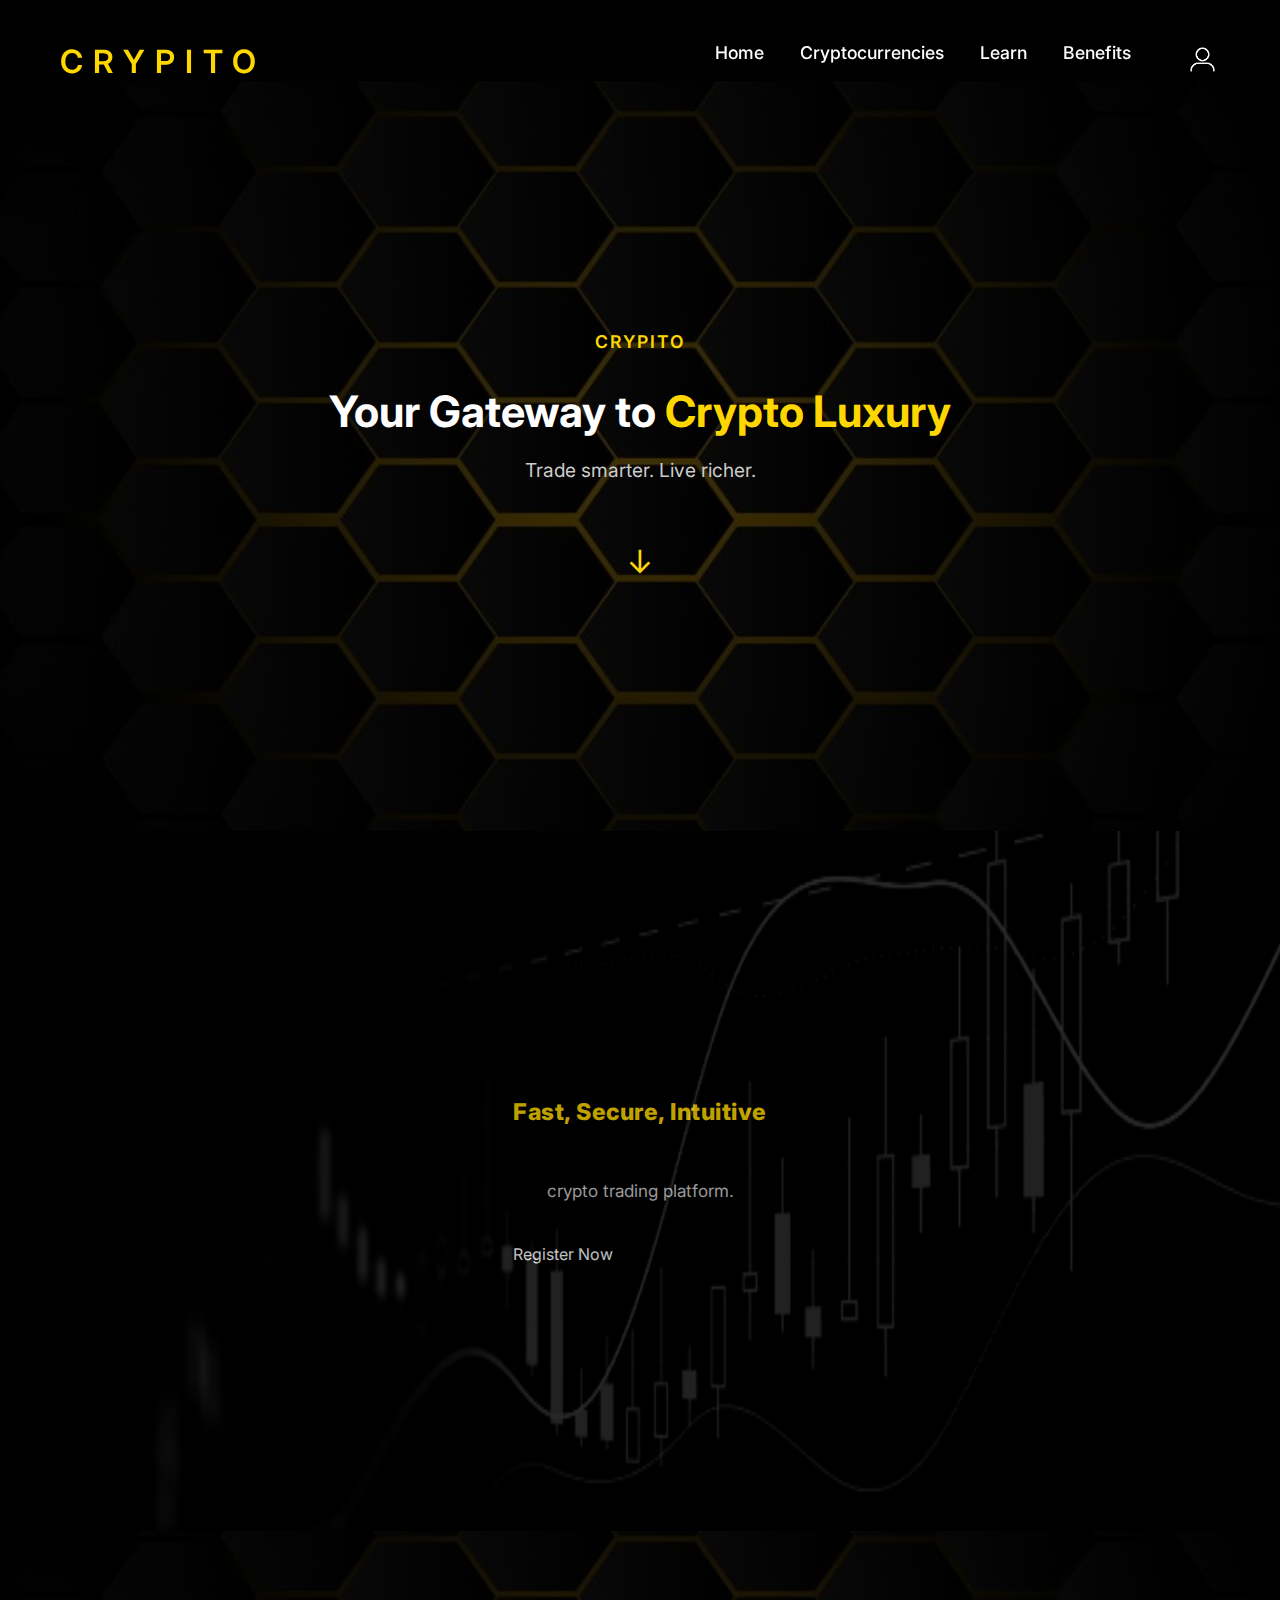
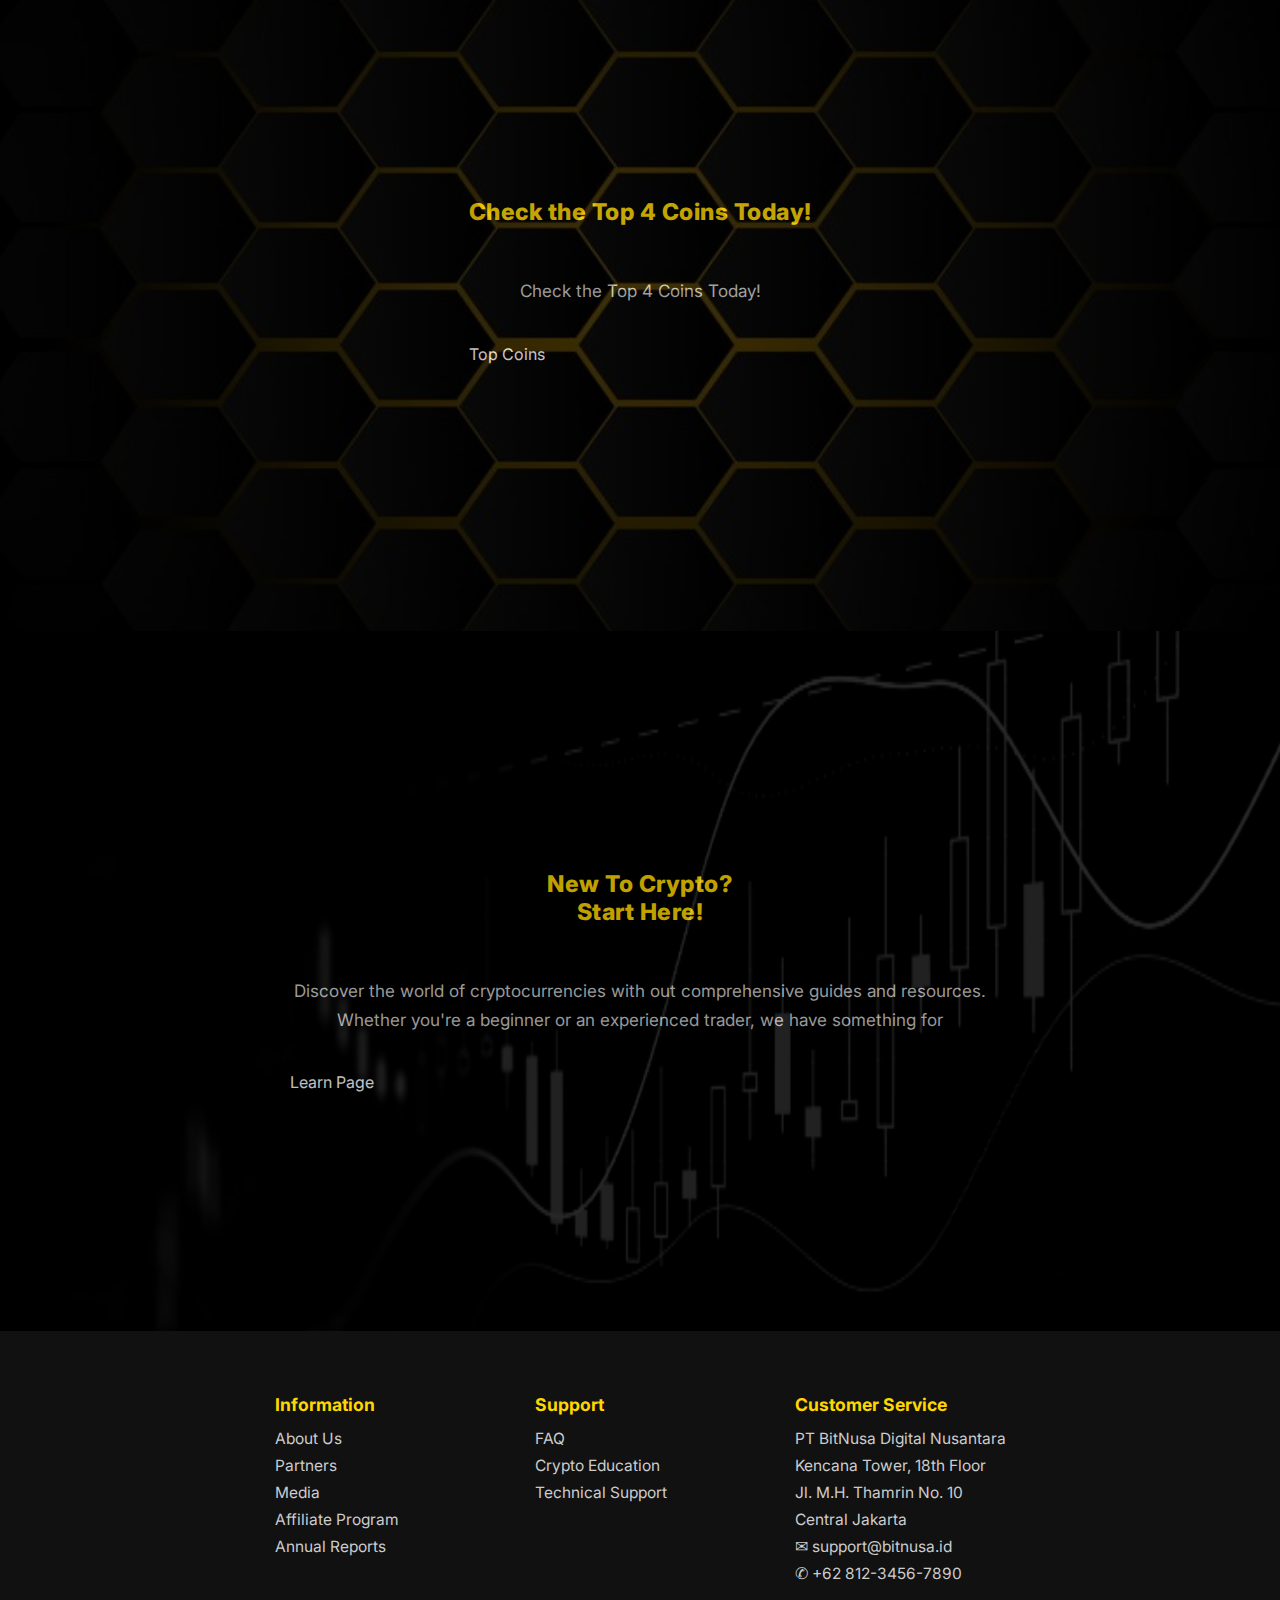
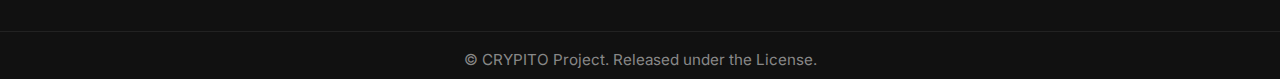
<file: index.html>
<!DOCTYPE html>
<html lang="en">
<head>
  <meta charset="UTF-8">
  <meta name="viewport" content="width=device-width, initial-scale=1.0">
  <title>cryPIto - Home</title>
  <link rel="stylesheet" href="style.css">
  <!-- Inter font from Google Fonts -->
  <link href="https://fonts.googleapis.com/css2?family=Inter:wght@200;300;400;500;600;700;800&display=swap" rel="stylesheet">
</head>
<body>
  <header class="main-header">
    <a href="index.html" class="logo gold logo-gold">CRYPITO</a>
    <nav>
      <ul>
        <li><a href="index.html">Home</a></li>
        <li><a href="cryptocurrencies.html">Cryptocurrencies</a></li>
        <li><a href="learn.html">Learn</a></li>
        <li><a href="benefits.html">Benefits</a></li>
        <li>
          <a href="register.html" title="Register">
            <span class="user-icon"></span>
          </a>
        </li>
      </ul>
    </nav>
  </header>

  <section class="hero index-hero">
    <div class="hex-bg"></div>
    <div class="hero-content index-hero-content">
      <span class="hero-label hero-label-main">CRYPITO</span>
      <h1 class="hero-title-main">
        Your Gateway to <span class="gold">Crypto Luxury</span>
      </h1>
      <p class="hero-desc-main">Trade smarter. Live richer.</p>
      <a href="#features" class="scroll-down">&#8595;</a>
    </div>
  </section>

  <section class="features index-features" id="features">
    <div class="features-bg"></div>
    <div class="features-content index-features-content">
      <!-- Removed CRYPITO label for cleaner look -->
      <h2 class="features-title-main">
        <span class="features-title-span">Fast, Secure, Intuitive</span>
      </h2>
      <p class="features-desc-main">
        crypto trading platform.
      </p>
      <a href="register.html" class="btn gold-btn index-get-started-btn">Register Now</a>
    </div>
  </section>

    <section class="features index-features" id="features">
    <div class="features-bg2"></div>
    <div class="features-content index-features-content">
      <!-- Removed CRYPITO label for cleaner look -->
      <h2 class="features-title-main2">
        <span class="features-title-span">Check the Top 4 Coins Today!</span>
      </h2>
      <p class="features-desc-main">
        Check the Top 4 Coins Today!
      </p>
      <a href="cryptocurrencies.html" class="btn gold-btn index-get-started-btn">Top Coins</a>
    </div>
  </section>

      <section class="features index-features" id="features">
    <div class="features-bg3"></div>
    <div class="features-content index-features-content">
      <!-- Removed CRYPITO label for cleaner look -->
      <h2 class="features-title-main2">
        <span class="features-title-span">New To Crypto? </p> Start Here!</span>
      </h2>
      <p class="features-desc-main">
        Discover the world of cryptocurrencies with out comprehensive guides and resources. Whether you're a beginner or an experienced trader, we have something for
      </p>
      <a href="learn.html" class="btn gold-btn index-get-started-btn">Learn Page</a>
    </div>
  </section>

 <footer>
    <div class="footer-columns">
      <div>
        <h4>Information</h4>
        <ul>
          <li><a href="#">About Us</a></li>
          <li><a href="#">Partners</a></li>
          <li><a href="#">Media</a></li>
          <li><a href="#">Affiliate Program</a></li>
          <li><a href="#">Annual Reports</a></li>
        </ul>
      </div>
      <div>
        <h4>Support</h4>
        <ul>
          <li><a href="#">FAQ</a></li>
          <li><a href="#">Crypto Education</a></li>
          <li><a href="#">Technical Support</a></li>
        </ul>
      </div>
      <div>
        <h4>Customer Service</h4>
        <ul>
          <li>PT BitNusa Digital Nusantara</li>
          <li>Kencana Tower, 18th Floor</li>
          <li>Jl. M.H. Thamrin No. 10</li>
          <li>Central Jakarta</li>
          <li>
              <span class="mail-icon">&#9993;</span> support@bitnusa.id
          </li>
          <li><span class="phone">&#9990;</span> +62 812-3456-7890</li>
        </ul>
      </div>
    </div>
    <div class="footer-bottom">
      © CRYPITO Project. Released under the License.
    </div>
  </footer>
</body>

</html>
</file>
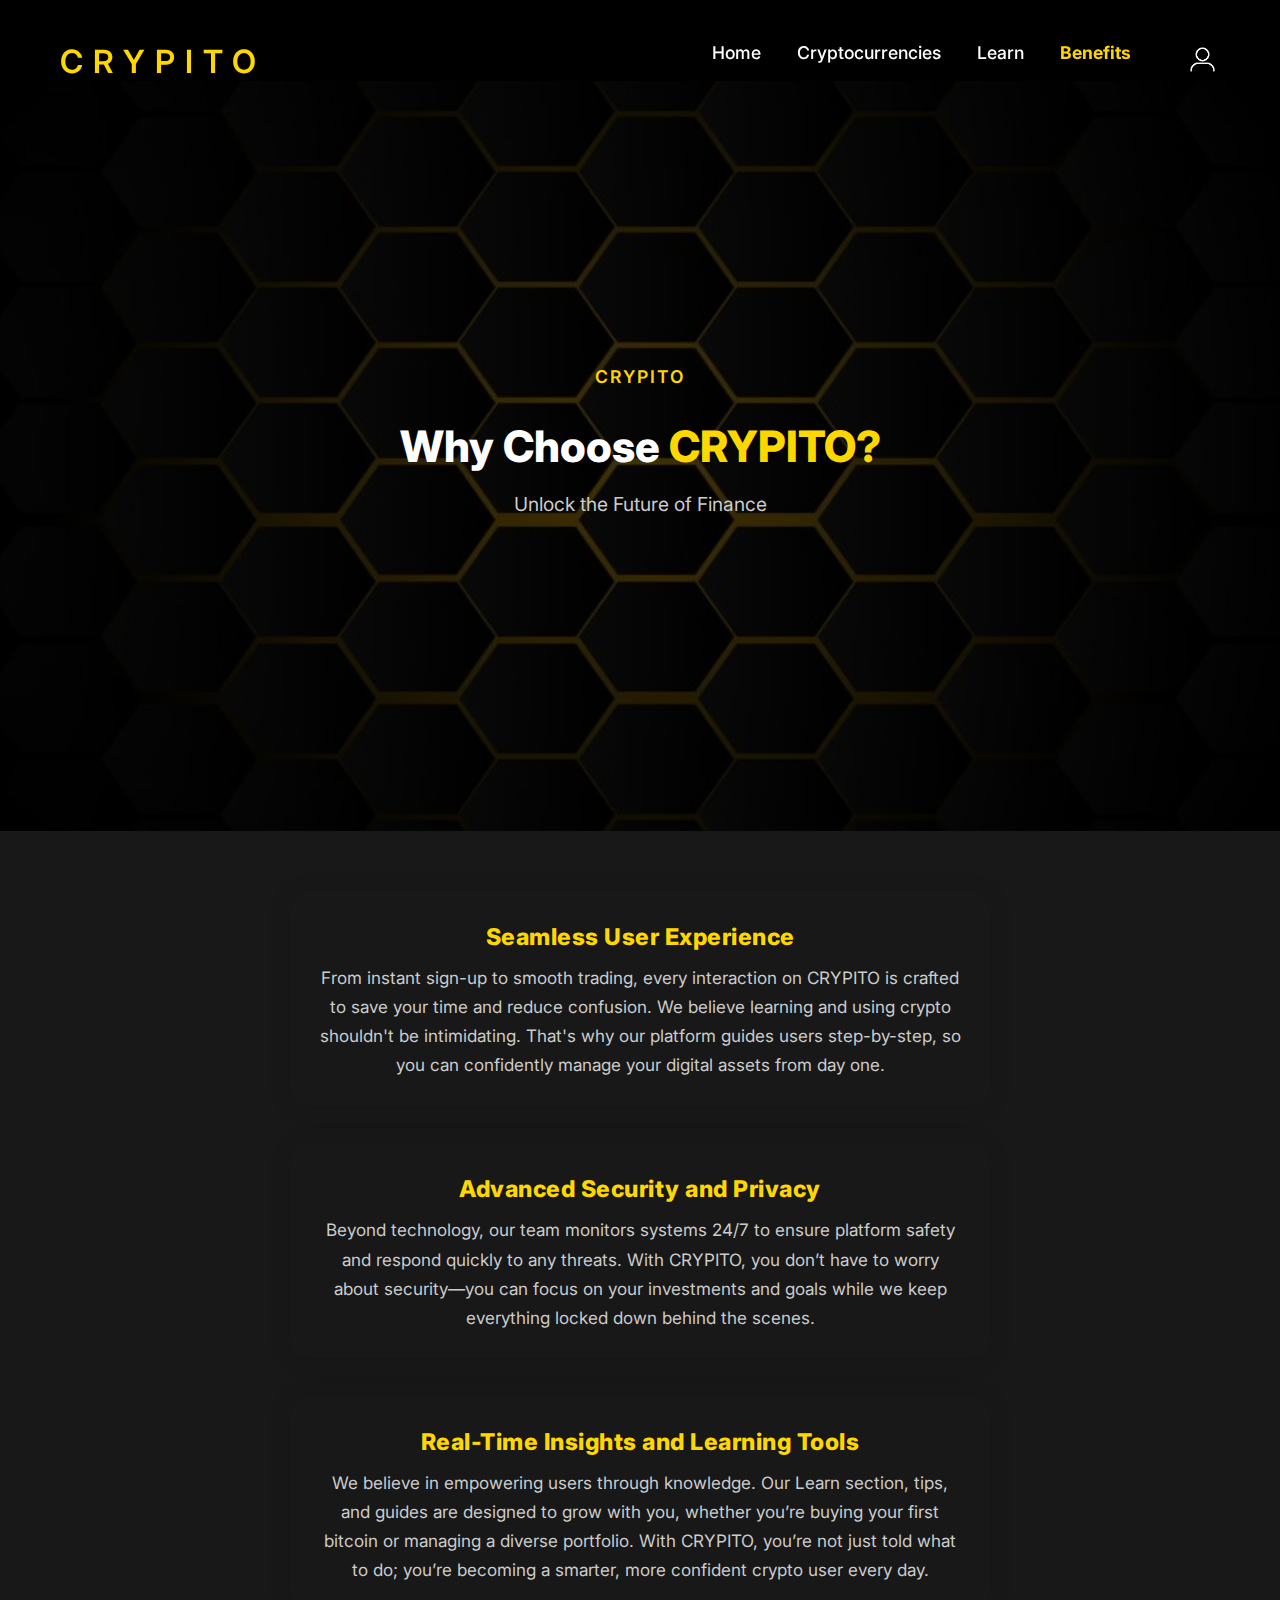
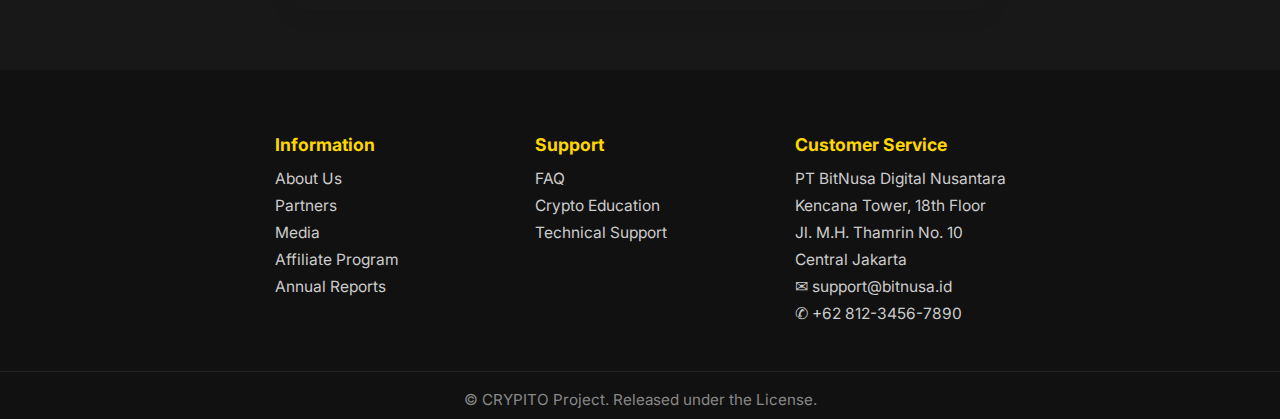
<file: benefits.html>
<!DOCTYPE html>
<html lang="en">
<head>
  <meta charset="UTF-8">
  <meta name="viewport" content="width=device-width, initial-scale=1.0">
  <title>cryPIto - Benefits</title>
  <link rel="stylesheet" href="style.css">
  <!-- Inter font from Google Fonts -->
  <link href="https://fonts.googleapis.com/css2?family=Inter:wght@200;300;400;500;600;700;800&display=swap" rel="stylesheet">
</head>
<body>
  <header class="main-header">
    <a href="home.html" class="logo gold">CRYPITO</a>
    <nav>
      <ul>
        <li><a href="home.html">Home</a></li>
        <li><a href="cryptocurrencies.html">Cryptocurrencies</a></li>
        <li><a href="learn.html">Learn</a></li>
        <li><a href="benefits.html" class="active">Benefits</a></li>
        <li>
          <a href="register.html" title="Register">
            <span class="user-icon"></span>
          </a>
        </li>
      </ul>
    </nav>
  </header>

  <section class="hero hero-benefits">
    <div class="hex-bg"></div>
    <div class="hero-content">
      <span class="hero-label">CRYPITO</span>
      <h1>Why Choose <span class="gold">CRYPITO?</span></h1>
      <p class="hero-benefits-desc">Unlock the Future of Finance</p>
    </div>
  </section>

  <section class="features features-benefits">
    <div class="features-content features-benefits-content">
      <div class="benefit-block">
        <h2 class="benefit-title">Seamless User Experience</h2>
        <p class="benefit-desc">
          From instant sign-up to smooth trading, every interaction on CRYPITO is crafted to save your time and reduce confusion. We believe learning and using crypto shouldn't be intimidating. That's why our platform guides users step-by-step, so you can confidently manage your digital assets from day one.
        </p>
      </div>
      <div class="benefit-block">
        <h2 class="benefit-title">Advanced Security and Privacy</h2>
        <p class="benefit-desc">
          Beyond technology, our team monitors systems 24/7 to ensure platform safety and respond quickly to any threats. With CRYPITO, you don’t have to worry about security—you can focus on your investments and goals while we keep everything locked down behind the scenes.
        </p>
      </div>
      <div class="benefit-block">
        <h2 class="benefit-title">Real-Time Insights and Learning Tools</h2>
        <p class="benefit-desc">
          We believe in empowering users through knowledge. Our Learn section, tips, and guides are designed to grow with you, whether you’re buying your first bitcoin or managing a diverse portfolio. With CRYPITO, you’re not just told what to do; you’re becoming a smarter, more confident crypto user every day.
        </p>
      </div>
    </div>
  </section>

 <footer>
    <div class="footer-columns">
      <div>
        <h4>Information</h4>
        <ul>
          <li><a href="#">About Us</a></li>
          <li><a href="#">Partners</a></li>
          <li><a href="#">Media</a></li>
          <li><a href="#">Affiliate Program</a></li>
          <li><a href="#">Annual Reports</a></li>
        </ul>
      </div>
      <div>
        <h4>Support</h4>
        <ul>
          <li><a href="#">FAQ</a></li>
          <li><a href="#">Crypto Education</a></li>
          <li><a href="#">Technical Support</a></li>
        </ul>
      </div>
      <div>
        <h4>Customer Service</h4>
        <ul>
          <li>PT BitNusa Digital Nusantara</li>
          <li>Kencana Tower, 18th Floor</li>
          <li>Jl. M.H. Thamrin No. 10</li>
          <li>Central Jakarta</li>
          <li>
              <span class="mail-icon">&#9993;</span> support@bitnusa.id
          </li>
          <li><span class="phone">&#9990;</span> +62 812-3456-7890</li>
        </ul>
      </div>
    </div>
    <div class="footer-bottom">
      © CRYPITO Project. Released under the License.
    </div>
  </footer>
</body>
</html>
</file>
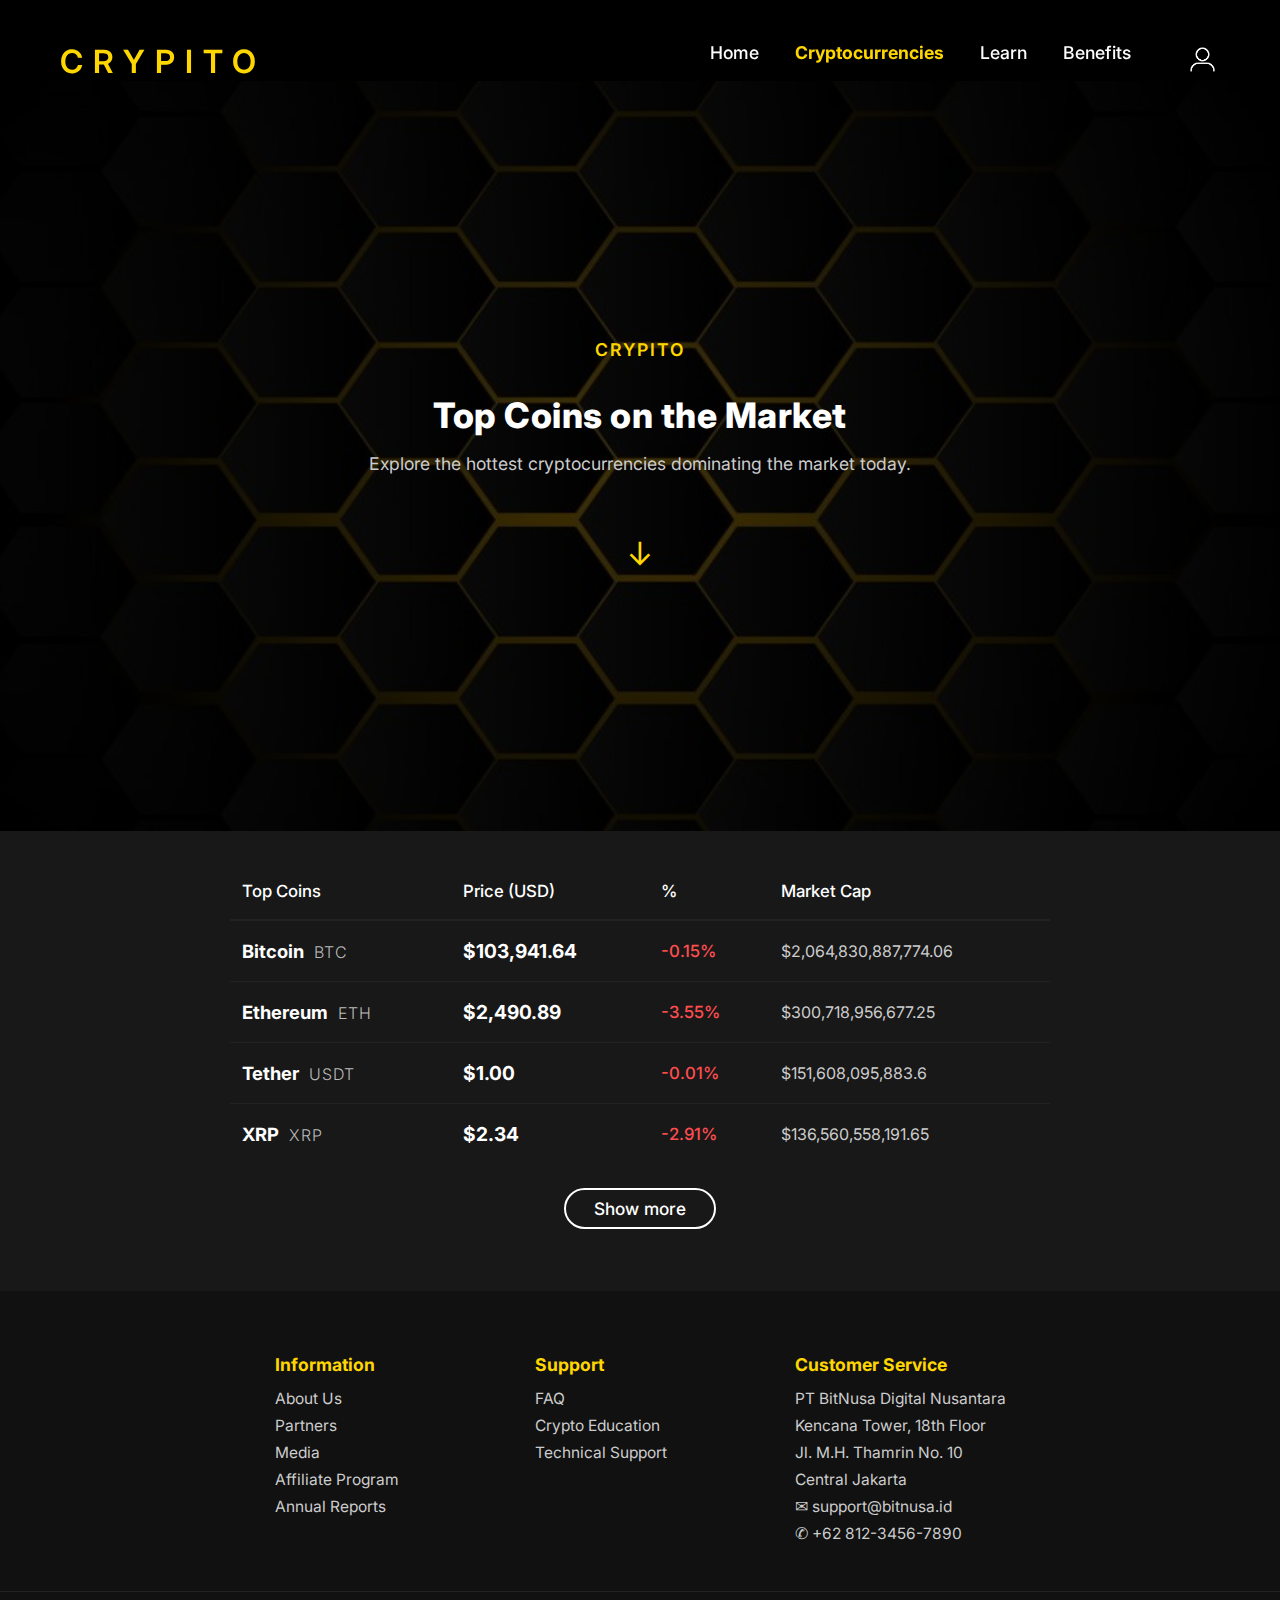
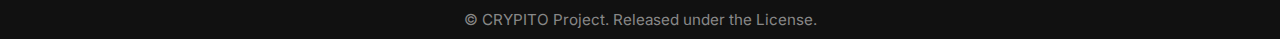
<file: cryptocurrencies.html>
<!DOCTYPE html>
<html lang="en">
<head>
  <meta charset="UTF-8">
  <meta name="viewport" content="width=device-width, initial-scale=1.0">
  <title>cryPIto - Cryptocurrencies</title>
  <link rel="stylesheet" href="style.css">
  <link href="https://fonts.googleapis.com/css2?family=Inter:wght@200;300;400;500;600;700;800&display=swap" rel="stylesheet">
</head>
<body>
  <header class="main-header">
    <a href="index.html" class="logo gold logo-bold">CRYPITO</a>
    <nav>
      <ul>
        <li><a href="index.html">Home</a></li>
        <li><a href="cryptocurrencies.html" class="active">Cryptocurrencies</a></li>
        <li><a href="learn.html">Learn</a></li>
        <li><a href="benefits.html">Benefits</a></li>
        <li>
          <a href="register.html" title="Register">
            <span class="user-icon"></span>
          </a>
        </li>
      </ul>
    </nav>
  </header>

  <section class="hero crypto-hero" >
    <div class="hex-bg"></div>
    <div class="hero-content">
      <span class="hero-label">CRYPITO</span>
      <h1>Top Coins on the Market</h1>
      <p>Explore the hottest cryptocurrencies dominating the market today.</p>
      <a href="#coin-table" class="scroll-down">&#8595;</a>
    </div>
  </section>

  <section class="crypto-table-section" id="coin-table">
    <div class="crypto-table-container">
      <table class="crypto-table">
        <thead>
          <tr>
            <th>Top Coins</th>
            <th>Price (USD)</th>
            <th>%</th>
            <th>Market Cap</th>
          </tr>
        </thead>
        <tbody id="coin-table-body">
          <!-- Coin rows will be injected by JS -->
        </tbody>
      </table>
      <button id="show-more-btn" class="show-btn">Show more</button>
    </div>
  </section>

 <footer>
    <div class="footer-columns">
      <div>
        <h4>Information</h4>
        <ul>
          <li><a href="#">About Us</a></li>
          <li><a href="#">Partners</a></li>
          <li><a href="#">Media</a></li>
          <li><a href="#">Affiliate Program</a></li>
          <li><a href="#">Annual Reports</a></li>
        </ul>
      </div>
      <div>
        <h4>Support</h4>
        <ul>
          <li><a href="#">FAQ</a></li>
          <li><a href="#">Crypto Education</a></li>
          <li><a href="#">Technical Support</a></li>
        </ul>
      </div>
      <div>
        <h4>Customer Service</h4>
        <ul>
          <li>PT BitNusa Digital Nusantara</li>
          <li>Kencana Tower, 18th Floor</li>
          <li>Jl. M.H. Thamrin No. 10</li>
          <li>Central Jakarta</li>
          <li>
              <span class="mail-icon">&#9993;</span> support@bitnusa.id
          </li>
          <li><span class="phone">&#9990;</span> +62 812-3456-7890</li>
        </ul>
      </div>
    </div>
    <div class="footer-bottom">
      © CRYPITO Project. Released under the License.
    </div>
  </footer>

  <script src="cryptocurrencies.js"></script>
</body>
</html>
</file>
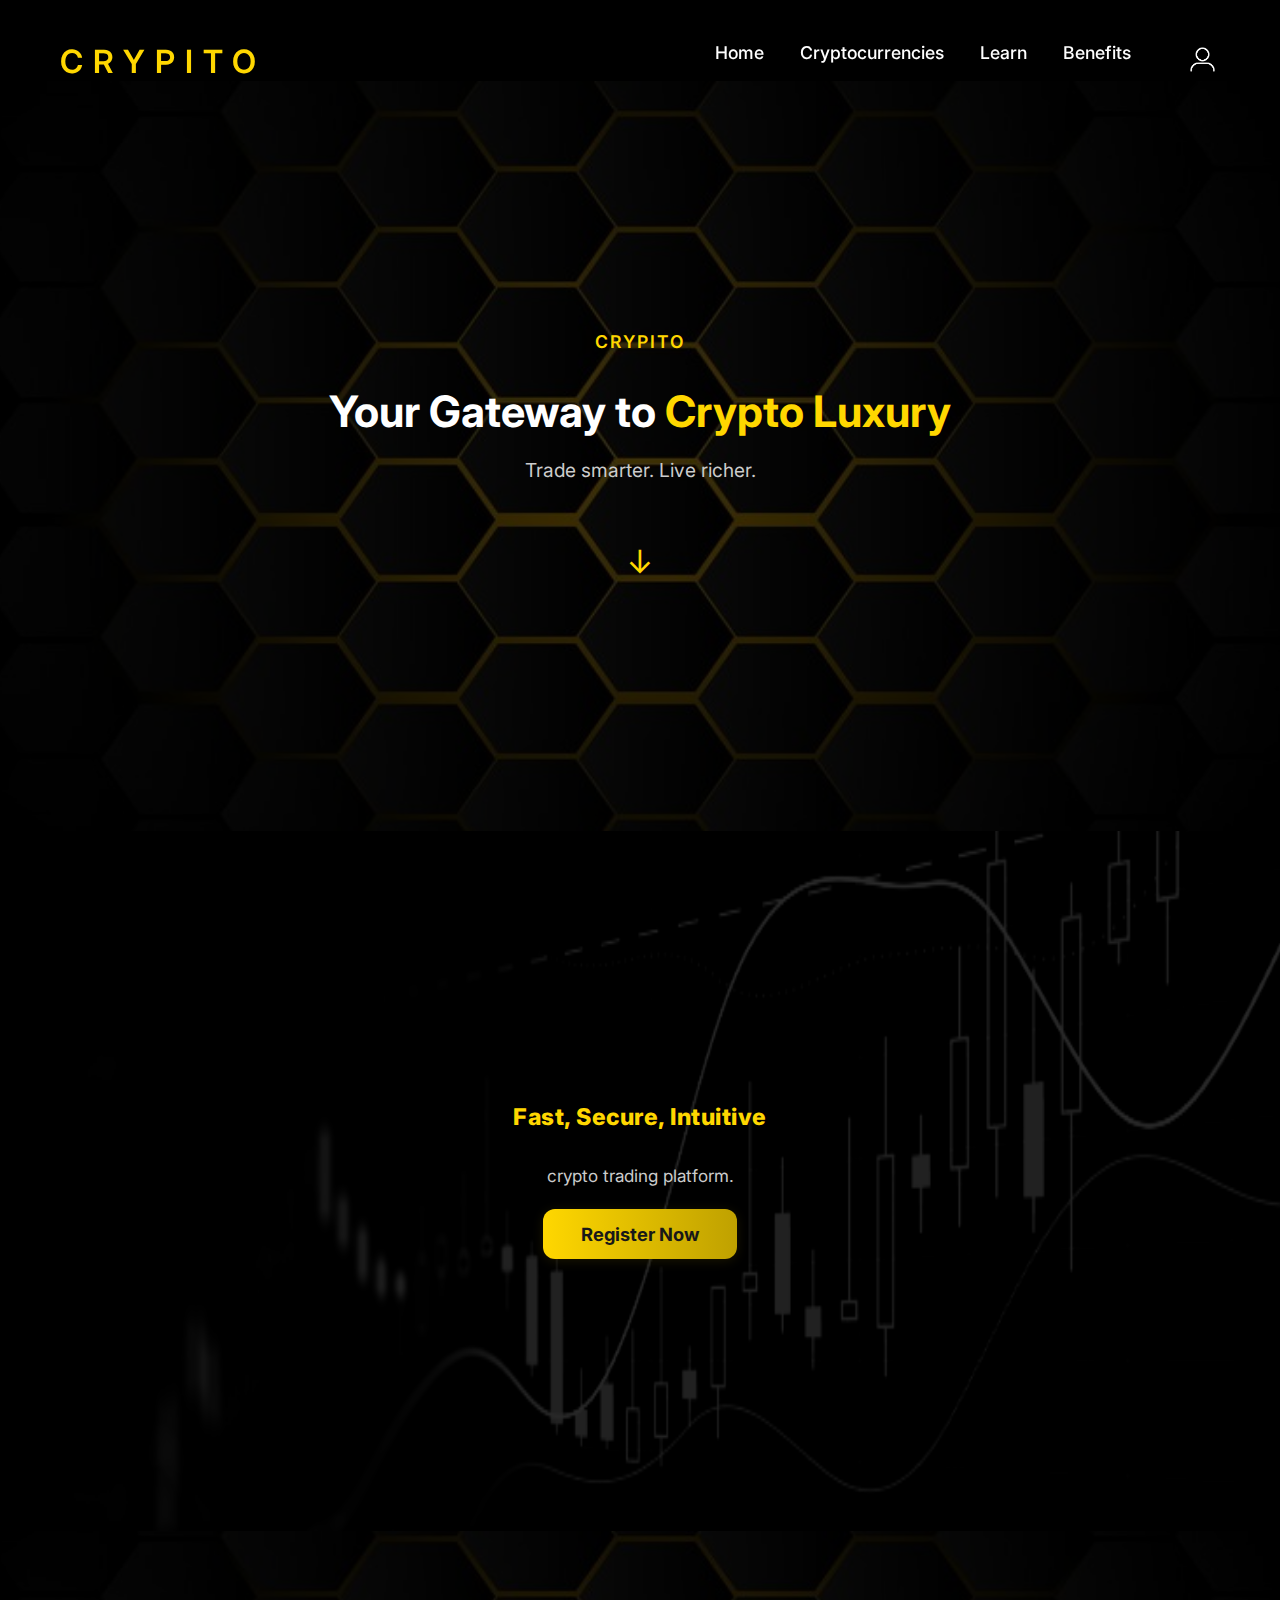
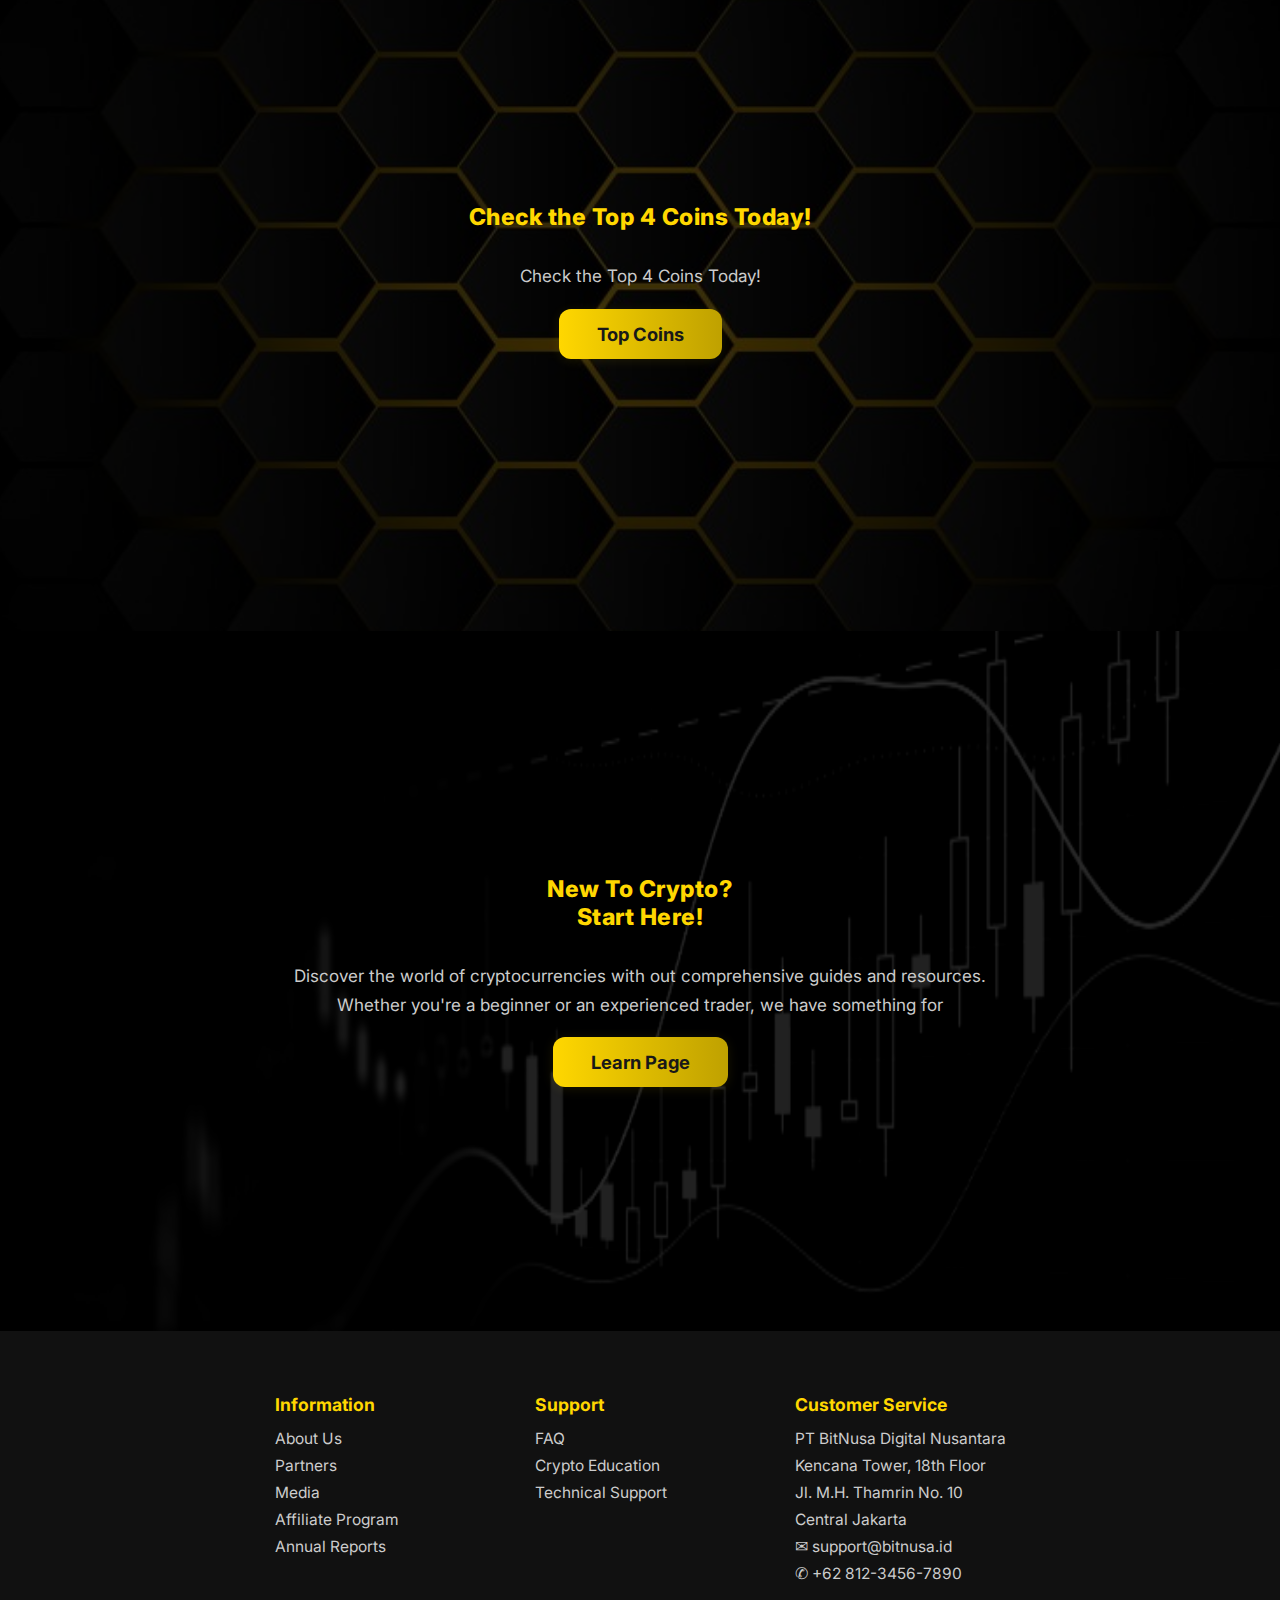
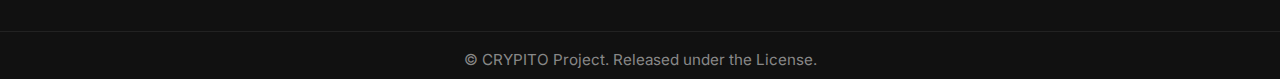
<file: home.html>
<!DOCTYPE html>
<html lang="en">
<head>
  <meta charset="UTF-8">
  <meta name="viewport" content="width=device-width, initial-scale=1.0">
  <title>cryPIto - Home</title>
  <link rel="stylesheet" href="style.css">
  <!-- Inter font from Google Fonts -->
  <link href="https://fonts.googleapis.com/css2?family=Inter:wght@200;300;400;500;600;700;800&display=swap" rel="stylesheet">
</head>
<body>
  <header class="main-header">
    <a href="home.html" class="logo gold logo-gold">CRYPITO</a>
    <nav>
      <ul>
        <li><a href="home.html">Home</a></li>
        <li><a href="cryptocurrencies.html">Cryptocurrencies</a></li>
        <li><a href="learn.html">Learn</a></li>
        <li><a href="benefits.html">Benefits</a></li>
        <li>
          <a href="register.html" title="Register">
            <span class="user-icon"></span>
          </a>
        </li>
      </ul>
    </nav>
  </header>

  <section class="hero home-hero">
    <div class="hex-bg"></div>
    <div class="hero-content home-hero-content">
      <span class="hero-label hero-label-main">CRYPITO</span>
      <h1 class="hero-title-main">
        Your Gateway to <span class="gold">Crypto Luxury</span>
      </h1>
      <p class="hero-desc-main">Trade smarter. Live richer.</p>
      <a href="#features" class="scroll-down">&#8595;</a>
    </div>
  </section>

  <section class="features home-features" id="features">
    <div class="features-bg"></div>
    <div class="features-content home-features-content">
      <!-- Removed CRYPITO label for cleaner look -->
      <h2 class="features-title-main">
        <span class="features-title-span">Fast, Secure, Intuitive</span>
      </h2>
      <p class="features-desc-main">
        crypto trading platform.
      </p>
      <a href="register.html" class="btn gold-btn home-get-started-btn">Register Now</a>
    </div>
  </section>

    <section class="features home-features" id="features">
    <div class="features-bg2"></div>
    <div class="features-content home-features-content">
      <!-- Removed CRYPITO label for cleaner look -->
      <h2 class="features-title-main2">
        <span class="features-title-span">Check the Top 4 Coins Today!</span>
      </h2>
      <p class="features-desc-main">
        Check the Top 4 Coins Today!
      </p>
      <a href="cryptocurrencies.html" class="btn gold-btn home-get-started-btn">Top Coins</a>
    </div>
  </section>

      <section class="features home-features" id="features">
    <div class="features-bg3"></div>
    <div class="features-content home-features-content">
      <!-- Removed CRYPITO label for cleaner look -->
      <h2 class="features-title-main2">
        <span class="features-title-span">New To Crypto? </p> Start Here!</span>
      </h2>
      <p class="features-desc-main">
        Discover the world of cryptocurrencies with out comprehensive guides and resources. Whether you're a beginner or an experienced trader, we have something for
      </p>
      <a href="learn.html" class="btn gold-btn home-get-started-btn">Learn Page</a>
    </div>
  </section>

 <footer>
    <div class="footer-columns">
      <div>
        <h4>Information</h4>
        <ul>
          <li><a href="#">About Us</a></li>
          <li><a href="#">Partners</a></li>
          <li><a href="#">Media</a></li>
          <li><a href="#">Affiliate Program</a></li>
          <li><a href="#">Annual Reports</a></li>
        </ul>
      </div>
      <div>
        <h4>Support</h4>
        <ul>
          <li><a href="#">FAQ</a></li>
          <li><a href="#">Crypto Education</a></li>
          <li><a href="#">Technical Support</a></li>
        </ul>
      </div>
      <div>
        <h4>Customer Service</h4>
        <ul>
          <li>PT BitNusa Digital Nusantara</li>
          <li>Kencana Tower, 18th Floor</li>
          <li>Jl. M.H. Thamrin No. 10</li>
          <li>Central Jakarta</li>
          <li>
              <span class="mail-icon">&#9993;</span> support@bitnusa.id
          </li>
          <li><span class="phone">&#9990;</span> +62 812-3456-7890</li>
        </ul>
      </div>
    </div>
    <div class="footer-bottom">
      © CRYPITO Project. Released under the License.
    </div>
  </footer>
</body>
</html>
</file>
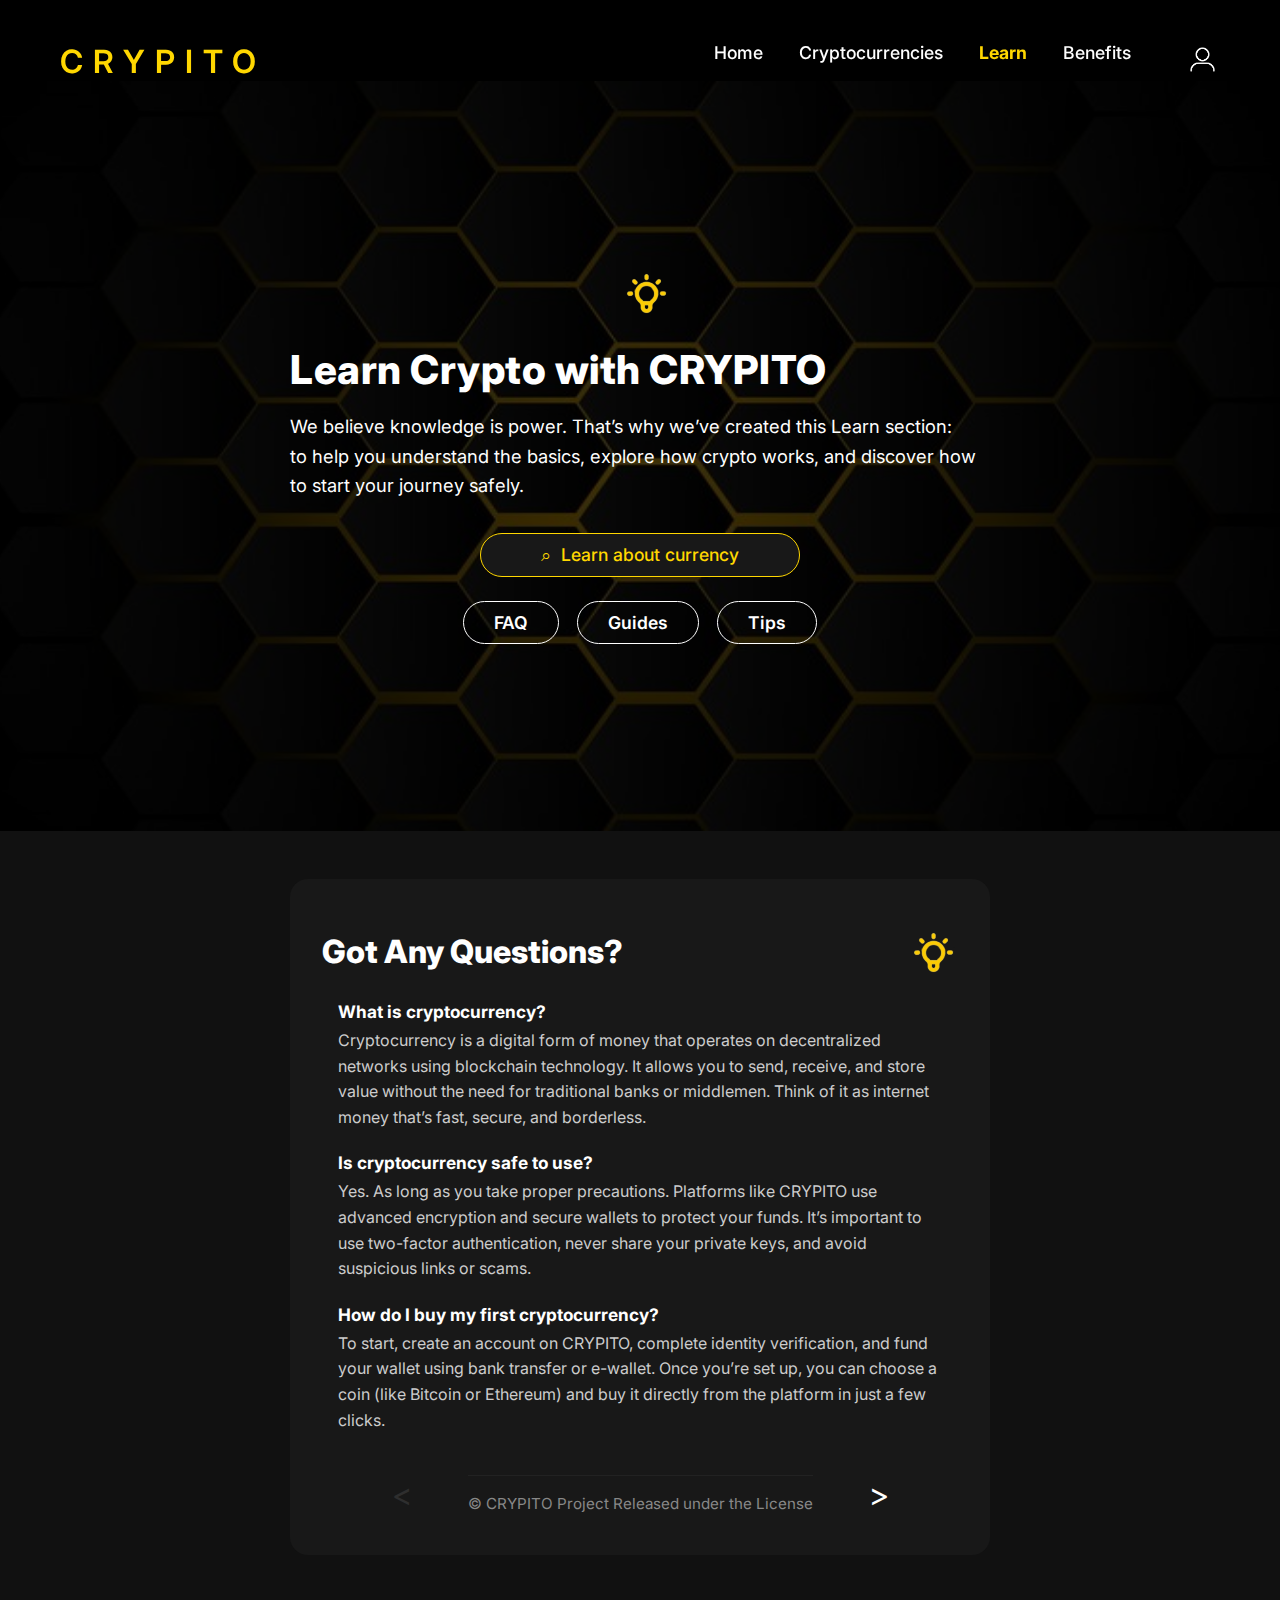
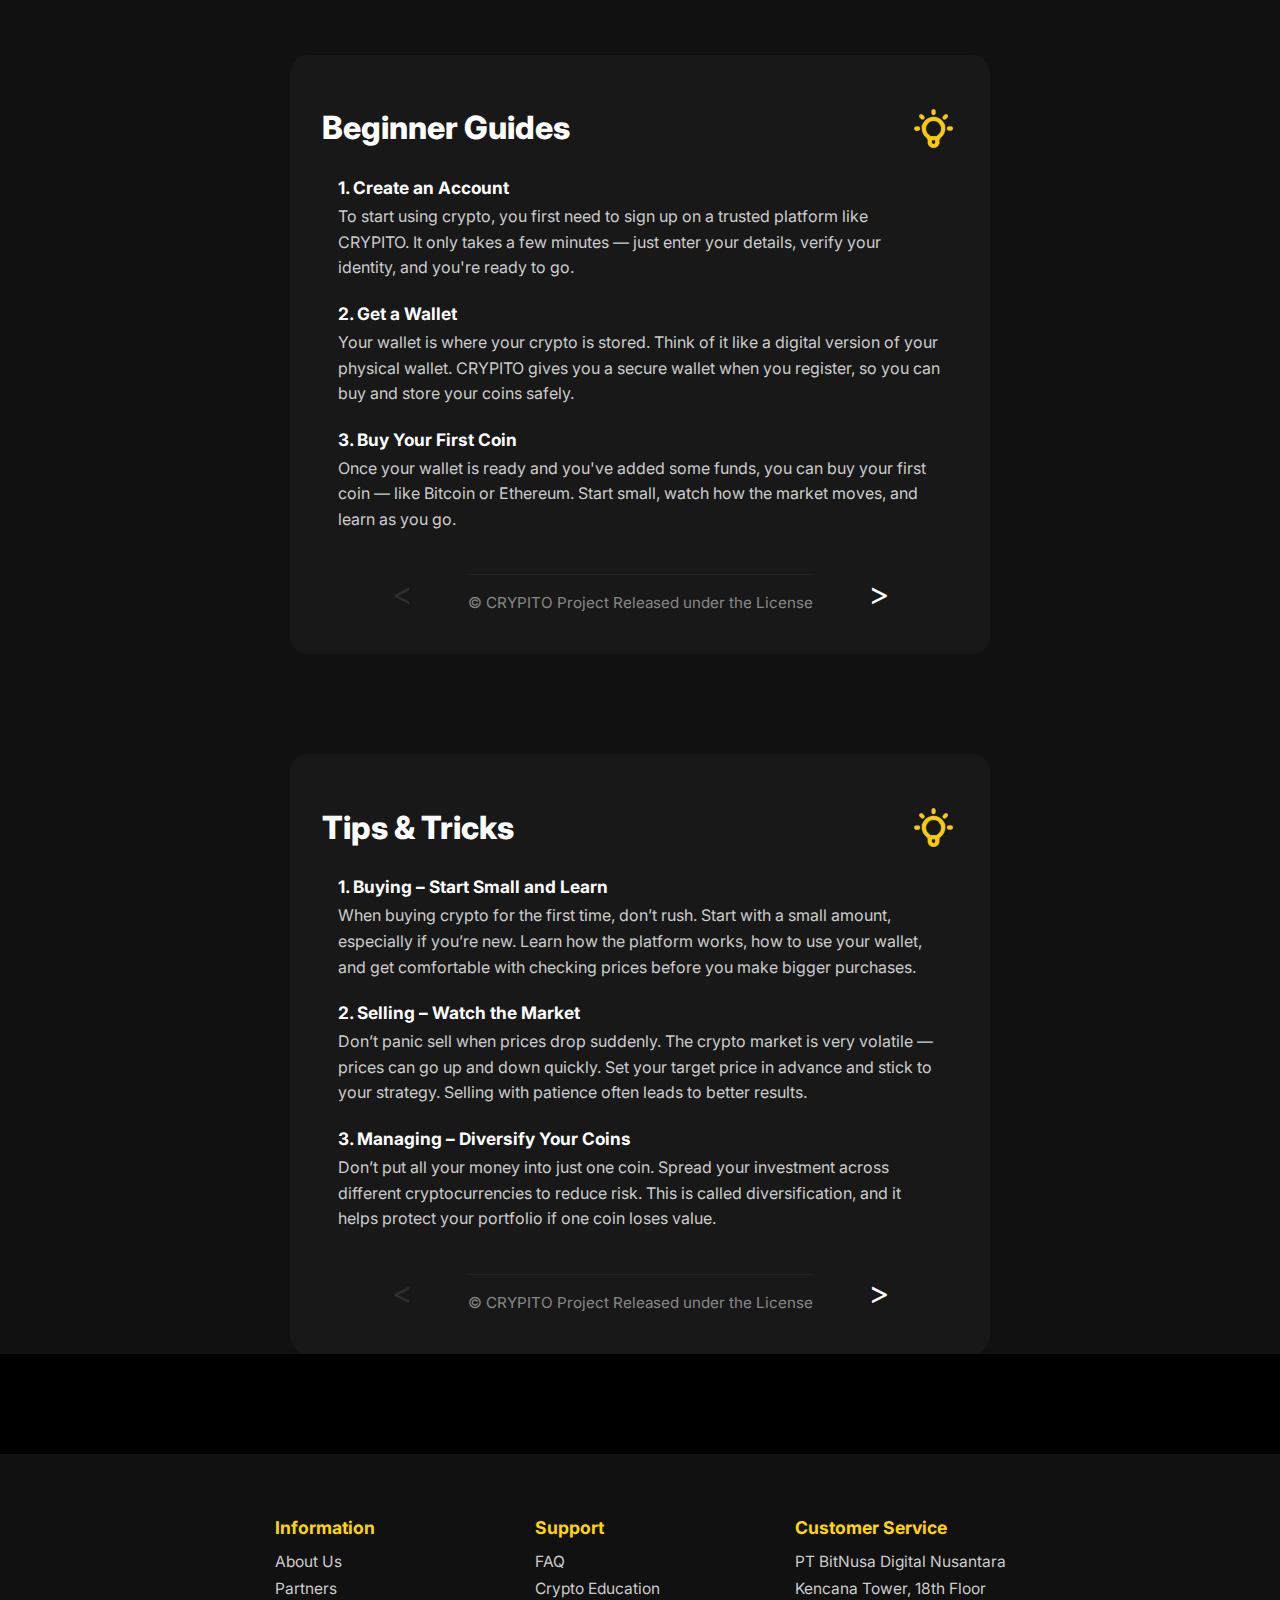
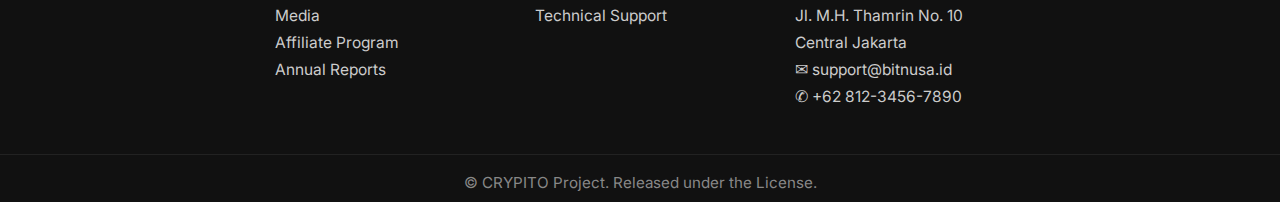
<file: learn.html>
<!DOCTYPE html>
<html lang="en">
<head>
  <meta charset="UTF-8">
  <meta name="viewport" content="width=device-width, initial-scale=1.0">
  <title>CRYPTITO Learn</title>
  <link rel="stylesheet" href="style.css">
  <link href="https://fonts.googleapis.com/css2?family=Inter:wght@200;300;400;500;600;700;800&display=swap" rel="stylesheet">
</head>
<body>
  <header class="main-header">
    <a href="index.html" class="logo gold logo-gold">CRYPITO</a>
    <nav>
      <ul>
        <li><a href="index.html">Home</a></li>
        <li><a href="cryptocurrencies.html">Cryptocurrencies</a></li>
        <li><a href="learn.html" class="active">Learn</a></li>
        <li><a href="benefits.html">Benefits</a></li>
        <li>
          <a href="register.html" title="Register">
            <span class="user-icon"></span>
          </a>
        </li>
      </ul>
    </nav>
  </header>

  <section class="learn-hero">
    <div class="hex-bg"></div>
    <div class="learn-hero-content learn-hero-content-left">
      <div class="learn-icon learn-icon-mb">
        <img src="bulb.png" alt="Lightbulb Icon" class="learn-header-icon">
      </div>
      <h1 class="learn-hero-title">
        Learn Crypto with CRYPITO
      </h1>
      <p class="learn-desc learn-desc-main">
        We believe knowledge is power. That’s why we’ve created this Learn section:<br>
        to help you understand the basics, explore how crypto works, and discover how to start your journey safely.
      </p>
      <div class="learn-search learn-search-mb">
        <span class="search">&#8981;</span>
        <span class="learn-search-text">Learn about currency</span>
      </div>
      <div class="learn-buttons learn-buttons-left">
        <a href="#faq-block" class="learn-btn" id="btn-faq">FAQ</a>
        <a href="#guides-block" class="learn-btn" id="btn-guides">Guides</a>
        <a href="#tips-block" class="learn-btn" id="btn-tips">Tips</a>
      </div>
    </div>
  </section>

  <section class="learn-section learn-section-custom" id="learn-sections">
    <div class="learn-section-center learn-section-center-left">
      <!-- FAQ Section -->
      <div class="learn-section-block" id="faq-block">
        <div class="learn-section-header learn-section-header-left">
          <h2 class="learn-section-header-title-left">Got Any Questions?</h2>
          <img src="bulb.png" alt="Lightbulb Icon" class="learn-header-icon" />
        </div>
        <div class="learn-faq-list">
          <div class="faq-item">
            <strong>What is cryptocurrency?</strong>
            <p>
              Cryptocurrency is a digital form of money that operates on decentralized networks using blockchain technology. It allows you to send, receive, and store value without the need for traditional banks or middlemen. Think of it as internet money that’s fast, secure, and borderless.
            </p>
          </div>
          <div class="faq-item">
            <strong>Is cryptocurrency safe to use?</strong>
            <p>
              Yes. As long as you take proper precautions. Platforms like CRYPITO use advanced encryption and secure wallets to protect your funds. It’s important to use two-factor authentication, never share your private keys, and avoid suspicious links or scams.
            </p>
          </div>
          <div class="faq-item">
            <strong>How do I buy my first cryptocurrency?</strong>
            <p>
              To start, create an account on CRYPITO, complete identity verification, and fund your wallet using bank transfer or e-wallet. Once you’re set up, you can choose a coin (like Bitcoin or Ethereum) and buy it directly from the platform in just a few clicks.
            </p>
          </div>
        </div>
        <div class="learn-nav" id="faq-nav">
          <span class="learn-arrow learn-arrow-disabled" id="learn-prev">&#60;</span>
          <span class="footer-bottom">&copy; CRYPITO Project Released under the License</span>
          <span class="learn-arrow" id="learn-next">&#62;</span>
        </div>
      </div>

      <!-- Guides Section -->
      <div class="learn-section-block" id="guides-block">
        <div class="learn-section-header learn-section-header-left">
          <h2 class="learn-section-header-title-left">Beginner Guides</h2>
          <img src="bulb.png" alt="Lightbulb Icon" class="learn-header-icon">
        </div>
        <div class="learn-faq-list">
          <div class="faq-item">
            <strong>1. Create an Account</strong>
            <p>
              To start using crypto, you first need to sign up on a trusted platform like CRYPITO. It only takes a few minutes — just enter your details, verify your identity, and you're ready to go.
            </p>
          </div>
          <div class="faq-item">
            <strong>2. Get a Wallet</strong>
            <p>
              Your wallet is where your crypto is stored. Think of it like a digital version of your physical wallet. CRYPITO gives you a secure wallet when you register, so you can buy and store your coins safely.
            </p>
          </div>
          <div class="faq-item">
            <strong>3. Buy Your First Coin</strong>
            <p>
              Once your wallet is ready and you've added some funds, you can buy your first coin — like Bitcoin or Ethereum. Start small, watch how the market moves, and learn as you go.
            </p>
          </div>
        </div>
        <div class="learn-nav" id="guides-nav">
          <span class="learn-arrow" id="learn-prev-guides">&#60;</span>
          <span class="footer-bottom">&copy; CRYPITO Project Released under the License</span>
          <span class="learn-arrow" id="learn-next-guides">&#62;</span>
        </div>
      </div>

      <!-- Tips Section -->
      <div class="learn-section-block" id="tips-block">
        <div class="learn-section-header learn-section-header-left">
          <h2 class="learn-section-header-title-left">Tips & Tricks</h2>
          <img src="bulb.png" alt="Lightbulb Icon" class="learn-header-icon" />
        </div>
        <div class="learn-faq-list">
          <div class="faq-item">
            <strong>1. Buying – Start Small and Learn</strong>
            <p>
              When buying crypto for the first time, don’t rush. Start with a small amount, especially if you’re new. Learn how the platform works, how to use your wallet, and get comfortable with checking prices before you make bigger purchases.
            </p>
          </div>
          <div class="faq-item">
            <strong>2. Selling – Watch the Market</strong>
            <p>
              Don’t panic sell when prices drop suddenly. The crypto market is very volatile — prices can go up and down quickly. Set your target price in advance and stick to your strategy. Selling with patience often leads to better results.
            </p>
          </div>
          <div class="faq-item">
            <strong>3. Managing – Diversify Your Coins</strong>
            <p>
              Don’t put all your money into just one coin. Spread your investment across different cryptocurrencies to reduce risk. This is called diversification, and it helps protect your portfolio if one coin loses value.
            </p>
          </div>
        </div>
        <div class="learn-nav" id="tips-nav">
          <span class="learn-arrow" id="learn-prev-tips">&#60;</span>
          <span class="footer-bottom">&copy; CRYPITO Project Released under the License</span>
          <span class="learn-arrow learn-arrow-disabled" id="learn-next-tips">&#62;</span>
        </div>
      </div>
    </div>
  </section>

 <footer>
    <div class="footer-columns">
      <div>
        <h4>Information</h4>
        <ul>
          <li><a href="#">About Us</a></li>
          <li><a href="#">Partners</a></li>
          <li><a href="#">Media</a></li>
          <li><a href="#">Affiliate Program</a></li>
          <li><a href="#">Annual Reports</a></li>
        </ul>
      </div>
      <div>
        <h4>Support</h4>
        <ul>
          <li><a href="#">FAQ</a></li>
          <li><a href="#">Crypto Education</a></li>
          <li><a href="#">Technical Support</a></li>
        </ul>
      </div>
      <div>
        <h4>Customer Service</h4>
        <ul>
          <li>PT BitNusa Digital Nusantara</li>
          <li>Kencana Tower, 18th Floor</li>
          <li>Jl. M.H. Thamrin No. 10</li>
          <li>Central Jakarta</li>
          <li>
              <span class="mail-icon">&#9993;</span> support@bitnusa.id
          </li>
          <li><span class="phone">&#9990;</span> +62 812-3456-7890</li>
        </ul>
      </div>
    </div>
    <div class="footer-bottom">
      © CRYPITO Project. Released under the License.
    </div>
  </footer>
  <script src="learn.js"></script>
</body>

</html>
</file>
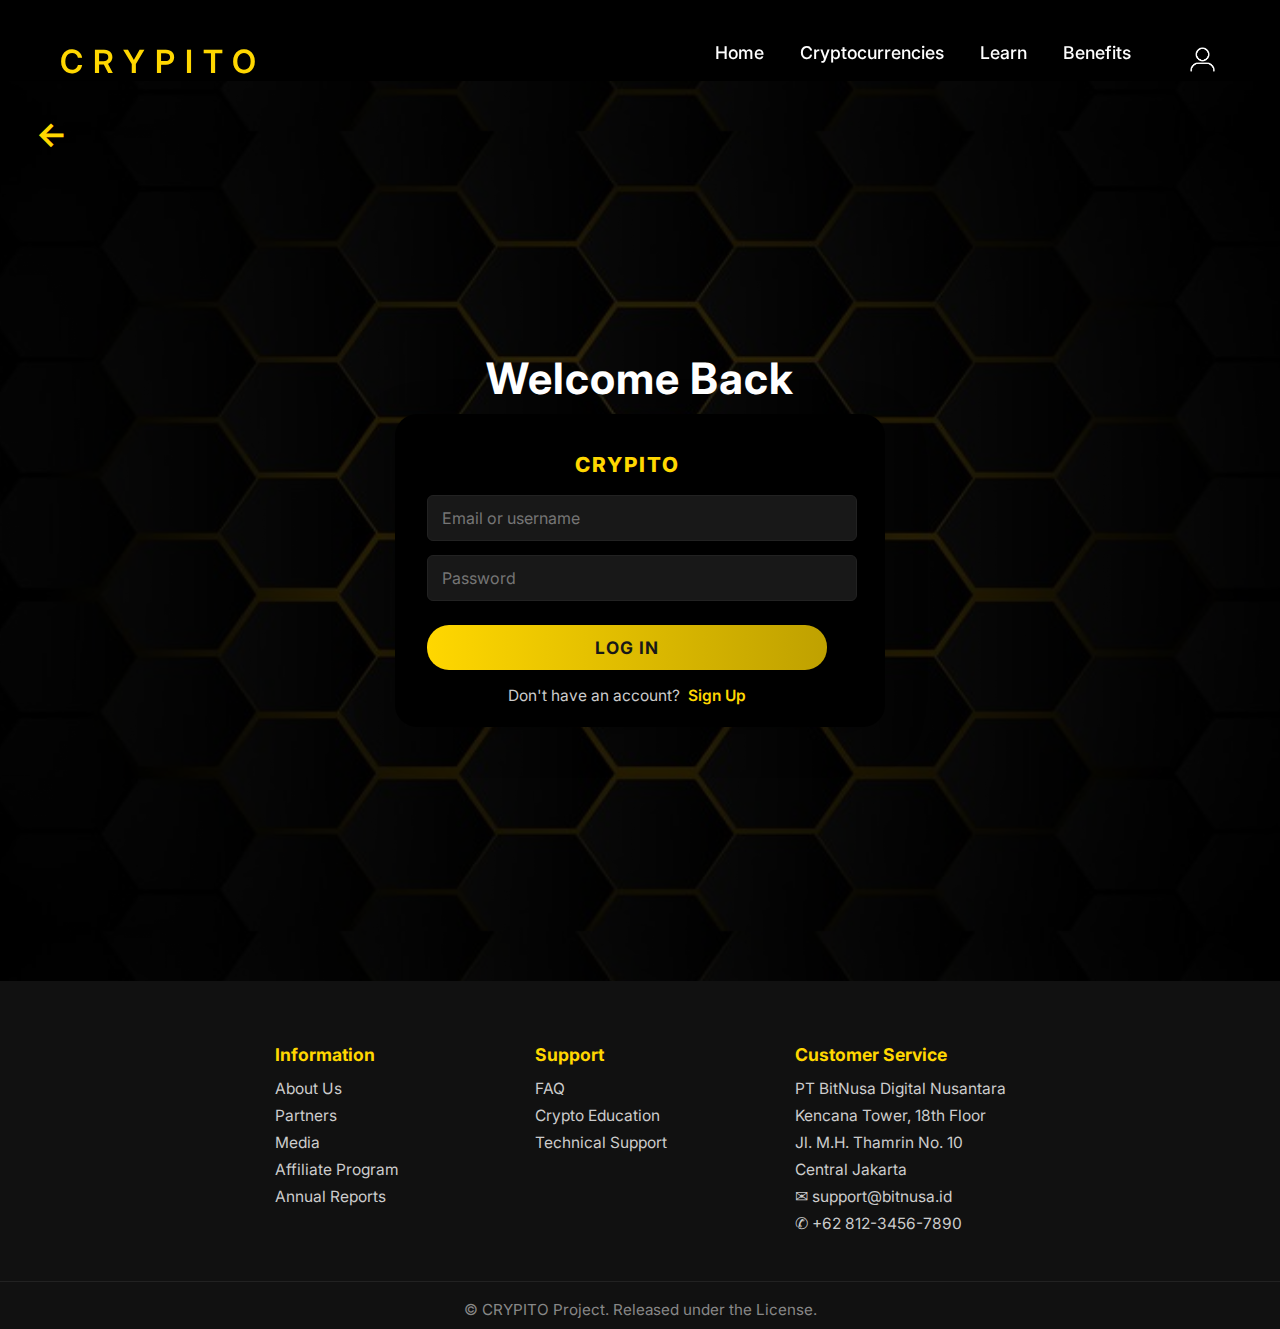
<file: login.html>
<!DOCTYPE html>
<html lang="en">
<head>
  <meta charset="UTF-8">
  <meta name="viewport" content="width=device-width, initial-scale=1.0">
  <title>cryPIto - Login</title>
  <link rel="stylesheet" href="style.css">
  <!-- Inter font from Google Fonts -->
  <link href="https://fonts.googleapis.com/css2?family=Inter:wght@200;300;400;500;600;700;800&display=swap" rel="stylesheet">
</head>
<body>
  <header class="main-header">
    <a href="index.html" class="logo gold logo-bold">CRYPITO</a>
    <nav>
      <ul>
        <li><a href="index.html">Home</a></li>
        <li><a href="cryptocurrencies.html">Cryptocurrencies</a></li>
        <li><a href="learn.html">Learn</a></li>
        <li><a href="benefits.html">Benefits</a></li>
        <li>
          <a href="register.html" title="Register">
            <span class="user-icon"></span>
          </a>
        </li>
      </ul>
    </nav>
  </header>

  <section class="hero hero-full">
    <div class="hex-bg"></div>
    <a href="index.html" class="back-arrow" aria-label="Back to Home">&#8592;</a>
    <div class="hero-content hero-content-no-margin">
      <h1 class="register-title-main">Welcome Back</h1>
      <div class="register-card">
        <div class="register-title gold">CRYPITO</div>
        <form id="loginForm" autocomplete="off">
          <input type="text" id="login-email" placeholder="Email or username" required>
          <input type="password" id="login-password" placeholder="Password" required>
          <button type="submit" class="register-btn">LOG IN</button>
        </form>
        <div class="register-footer">
          <span>Don't have an account?</span>
          <a href="register.html" class="register-login-link">Sign Up</a>
        </div>
      </div>
    </div>
  </section>

  <footer>
    <div class="footer-columns">
      <div>
        <h4>Information</h4>
        <ul>
          <li><a href="#">About Us</a></li>
          <li><a href="#">Partners</a></li>
          <li><a href="#">Media</a></li>
          <li><a href="#">Affiliate Program</a></li>
          <li><a href="#">Annual Reports</a></li>
        </ul>
      </div>
      <div>
        <h4>Support</h4>
        <ul>
          <li><a href="#">FAQ</a></li>
          <li><a href="#">Crypto Education</a></li>
          <li><a href="#">Technical Support</a></li>
        </ul>
      </div>
      <div>
        <h4>Customer Service</h4>
        <ul>
          <li>PT BitNusa Digital Nusantara</li>
          <li>Kencana Tower, 18th Floor</li>
          <li>Jl. M.H. Thamrin No. 10</li>
          <li>Central Jakarta</li>
          <li>
              <span class="mail-icon">&#9993;</span> support@bitnusa.id
          </li>
          <li><span class="phone">&#9990;</span> +62 812-3456-7890</li>
        </ul>
      </div>
    </div>
    <div class="footer-bottom">
      © CRYPITO Project. Released under the License.
    </div>
  </footer>

  <script src="login.js"></script>
</body>
</html>
</file>
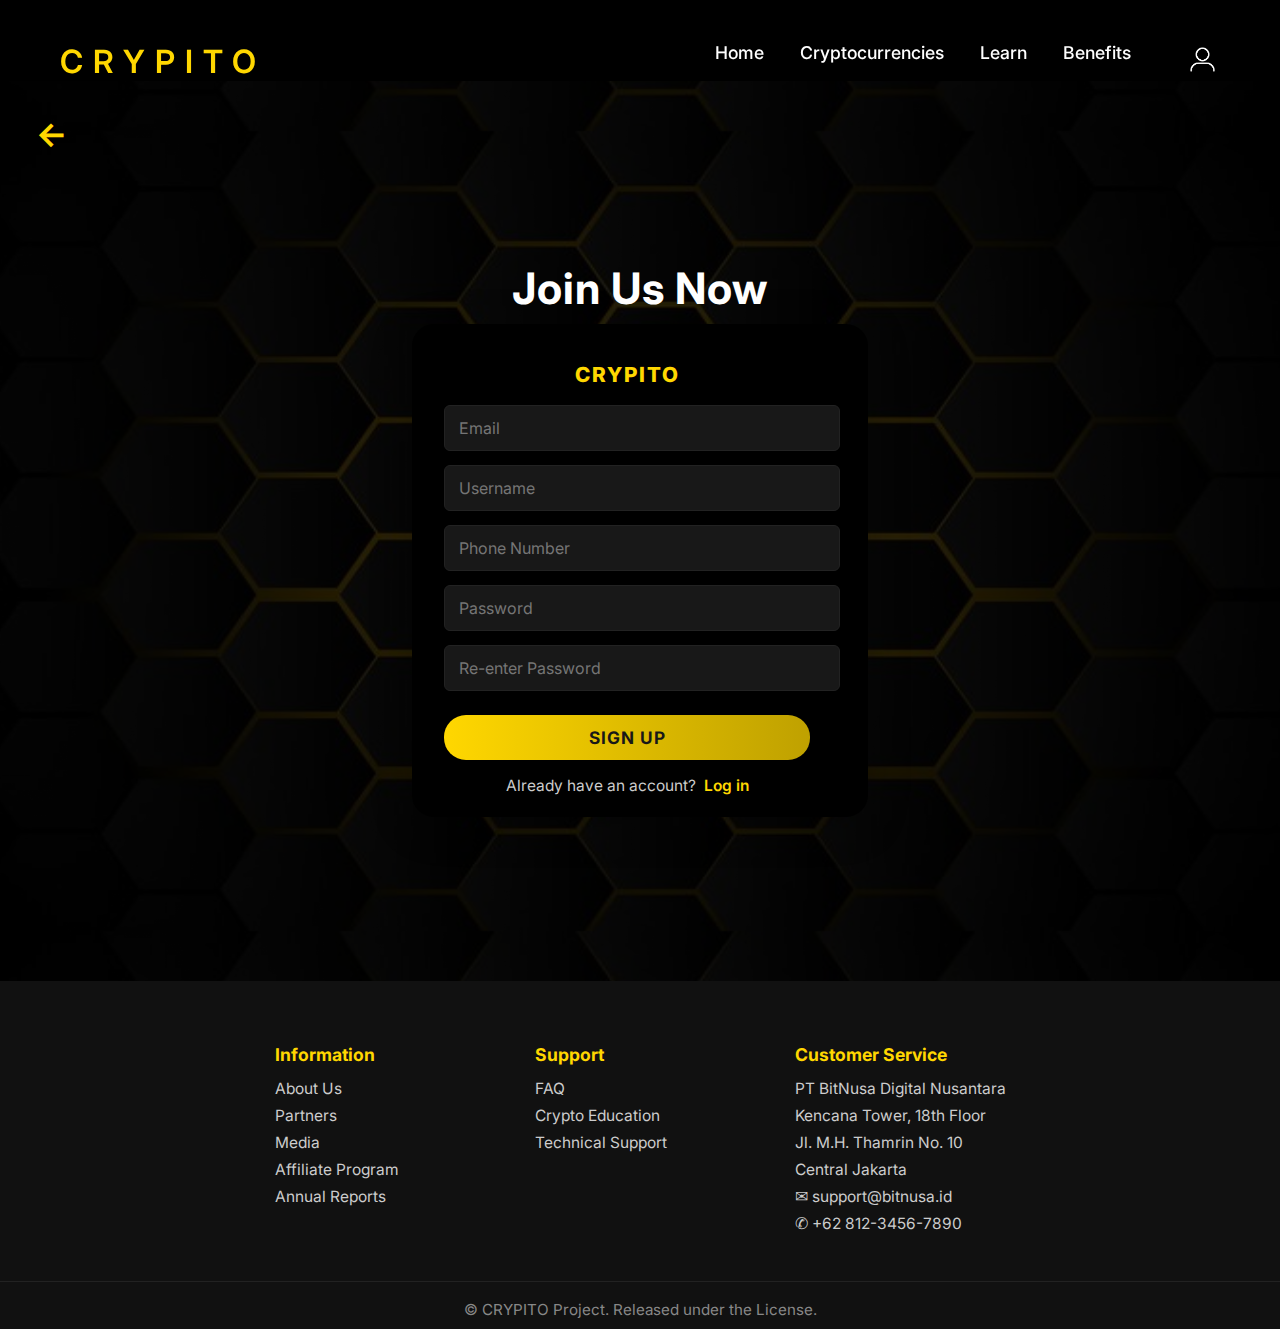
<file: register.html>
<!DOCTYPE html>
<html lang="en">
<head>
  <meta charset="UTF-8">
  <meta name="viewport" content="width=device-width, initial-scale=1.0">
  <title>cryPIto - Register</title>
  <link rel="stylesheet" href="style.css">
  <!-- Inter font from Google Fonts -->
  <link href="https://fonts.googleapis.com/css2?family=Inter:wght@200;300;400;500;600;700;800&display=swap" rel="stylesheet">
</head>
<body>
  <header class="main-header">
    <a href="home.html" class="logo gold">CRYPITO</a>
    <nav>
      <ul>
        <li><a href="home.html">Home</a></li>
        <li><a href="cryptocurrencies.html">Cryptocurrencies</a></li>
        <li><a href="learn.html">Learn</a></li>
        <li><a href="benefits.html">Benefits</a></li>
        <li>
          <a href="register.html" title="Register">
            <span class="user-icon"></span>
          </a>
        </li>
      </ul>
    </nav>
  </header>

  <section class="hero hero-full">
    <div class="hex-bg"></div>
    <a href="home.html" class="back-arrow" aria-label="Back to Home">&#8592;</a>
    <div class="hero-content hero-content-no-margin">
      <h1 class="register-title-main">Join Us Now</h1>
      <div class="register-card">
        <div class="register-title gold">CRYPITO</div>
        <form id="registerForm" autocomplete="off">
          <input type="email" id="email" placeholder="Email" required>
          <input type="text" id="username" placeholder="Username" required>
          <input type="tel" id="phone" placeholder="Phone Number" required>
          <input type="password" id="password" placeholder="Password" required>
          <input type="password" id="confirmPassword" placeholder="Re-enter Password" required>
          <button type="submit" class="register-btn">SIGN UP</button>
        </form>
        <div class="register-footer">
          <span>Already have an account?</span>
          <a href="login.html" class="register-login-link">Log in</a>
        </div>
      </div>
    </div>
  </section>

 <footer>
    <div class="footer-columns">
      <div>
        <h4>Information</h4>
        <ul>
          <li><a href="#">About Us</a></li>
          <li><a href="#">Partners</a></li>
          <li><a href="#">Media</a></li>
          <li><a href="#">Affiliate Program</a></li>
          <li><a href="#">Annual Reports</a></li>
        </ul>
      </div>
      <div>
        <h4>Support</h4>
        <ul>
          <li><a href="#">FAQ</a></li>
          <li><a href="#">Crypto Education</a></li>
          <li><a href="#">Technical Support</a></li>
        </ul>
      </div>
      <div>
        <h4>Customer Service</h4>
        <ul>
          <li>PT BitNusa Digital Nusantara</li>
          <li>Kencana Tower, 18th Floor</li>
          <li>Jl. M.H. Thamrin No. 10</li>
          <li>Central Jakarta</li>
          <li>
              <span class="mail-icon">&#9993;</span> support@bitnusa.id
          </li>
          <li><span class="phone">&#9990;</span> +62 812-3456-7890</li>
        </ul>
      </div>
    </div>
    <div class="footer-bottom">
      © CRYPITO Project. Released under the License.
    </div>
  </footer>
  <script src="register.js"></script>
</body>
</html>
</file>
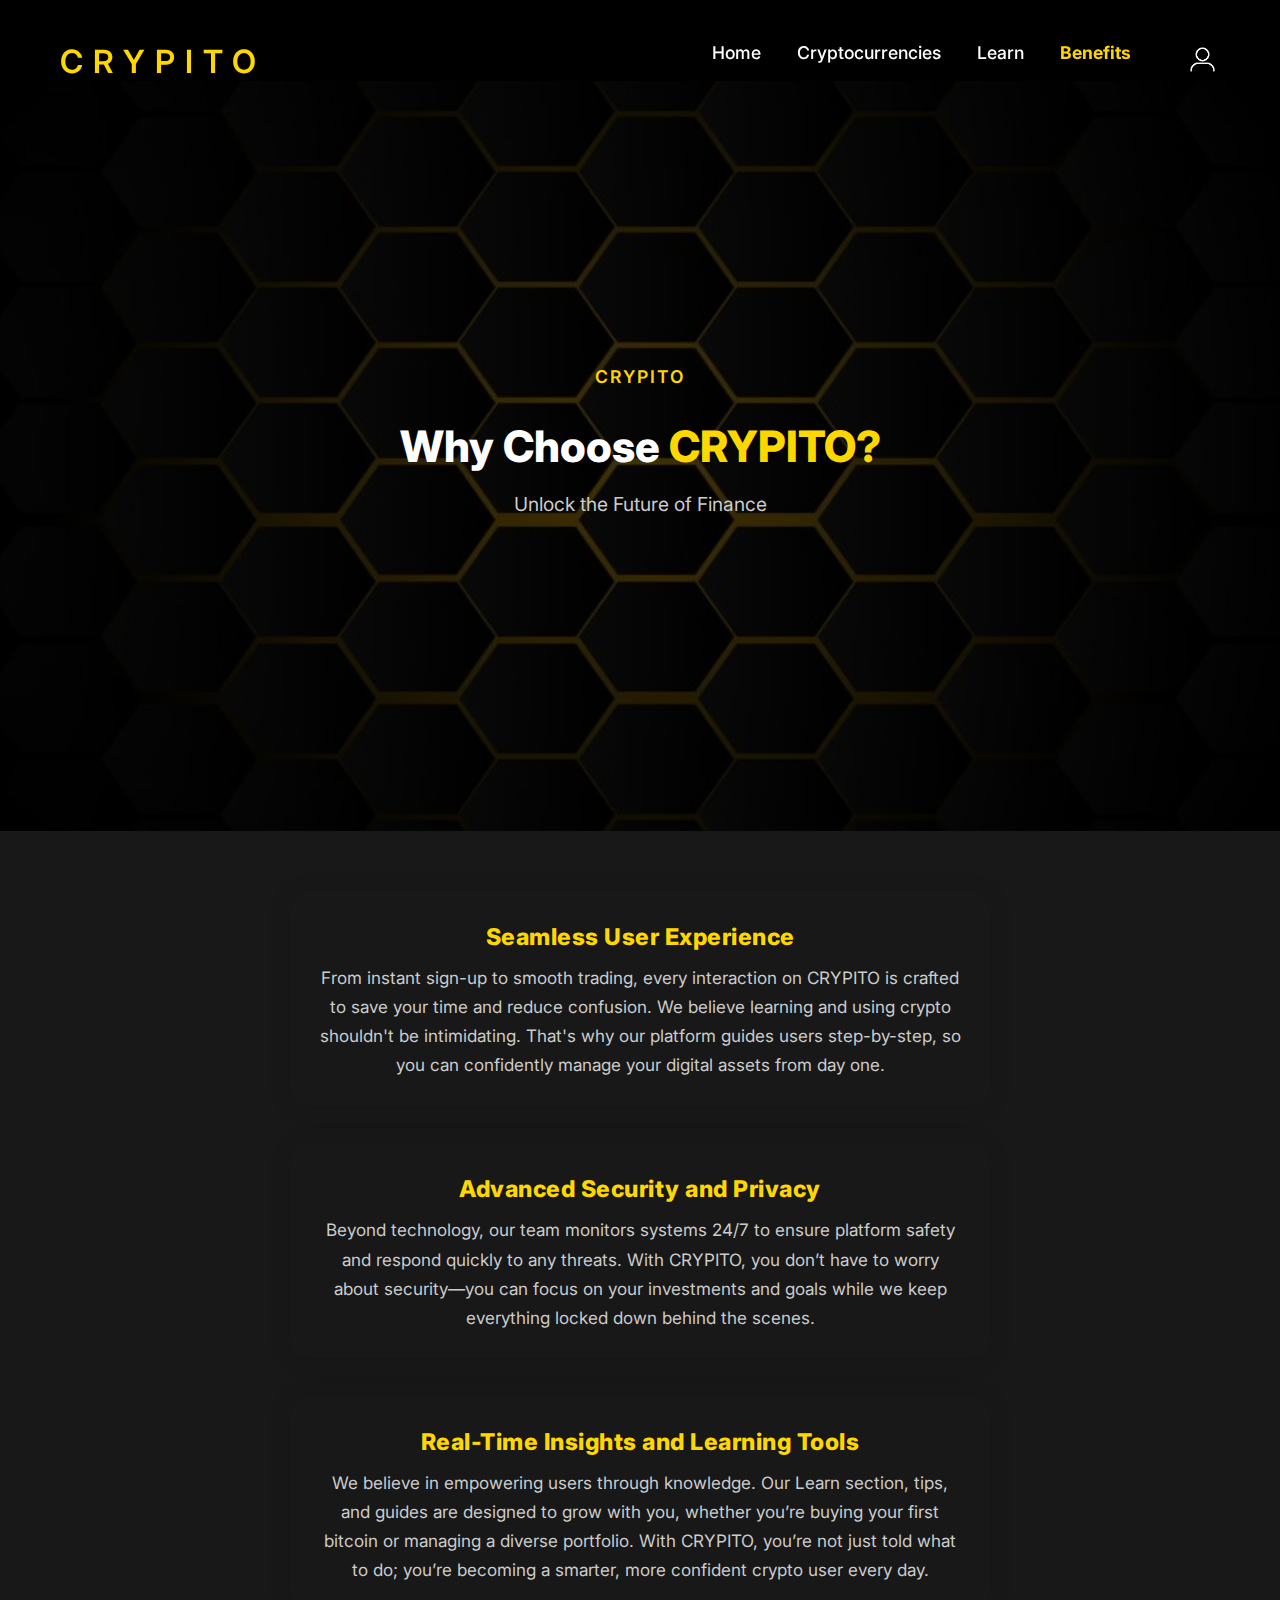
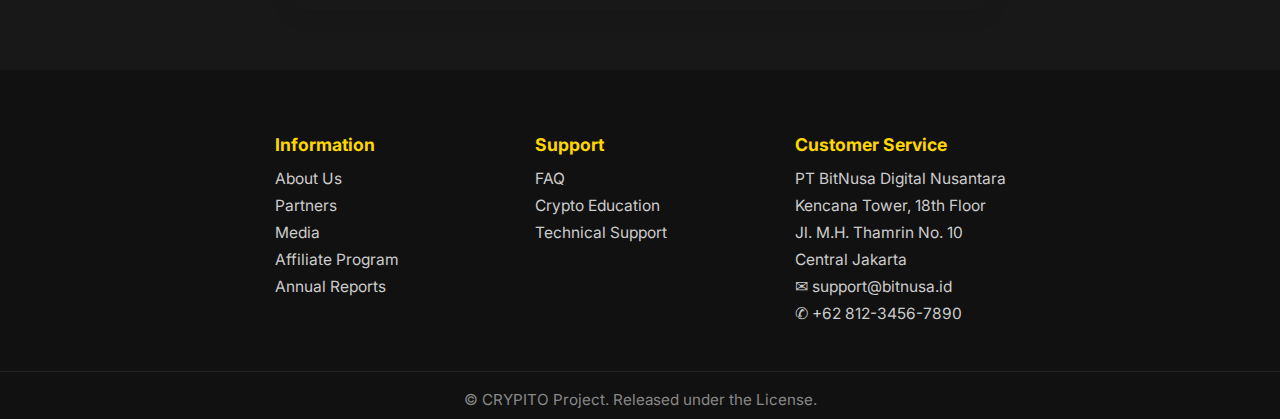
<file: Web/benefits.html>
<!DOCTYPE html>
<html lang="en">
<head>
  <meta charset="UTF-8">
  <meta name="viewport" content="width=device-width, initial-scale=1.0">
  <title>cryPIto - Benefits</title>
  <link rel="stylesheet" href="style.css">
  <!-- Inter font from Google Fonts -->
  <link href="https://fonts.googleapis.com/css2?family=Inter:wght@200;300;400;500;600;700;800&display=swap" rel="stylesheet">
</head>
<body>
  <header class="main-header">
    <a href="home.html" class="logo gold">CRYPITO</a>
    <nav>
      <ul>
        <li><a href="home.html">Home</a></li>
        <li><a href="cryptocurrencies.html">Cryptocurrencies</a></li>
        <li><a href="learn.html">Learn</a></li>
        <li><a href="benefits.html" class="active">Benefits</a></li>
        <li>
          <a href="register.html" title="Register">
            <span class="user-icon"></span>
          </a>
        </li>
      </ul>
    </nav>
  </header>

  <section class="hero hero-benefits">
    <div class="hex-bg"></div>
    <div class="hero-content">
      <span class="hero-label">CRYPITO</span>
      <h1>Why Choose <span class="gold">CRYPITO?</span></h1>
      <p class="hero-benefits-desc">Unlock the Future of Finance</p>
    </div>
  </section>

  <section class="features features-benefits">
    <div class="features-content features-benefits-content">
      <div class="benefit-block">
        <h2 class="benefit-title">Seamless User Experience</h2>
        <p class="benefit-desc">
          From instant sign-up to smooth trading, every interaction on CRYPITO is crafted to save your time and reduce confusion. We believe learning and using crypto shouldn't be intimidating. That's why our platform guides users step-by-step, so you can confidently manage your digital assets from day one.
        </p>
      </div>
      <div class="benefit-block">
        <h2 class="benefit-title">Advanced Security and Privacy</h2>
        <p class="benefit-desc">
          Beyond technology, our team monitors systems 24/7 to ensure platform safety and respond quickly to any threats. With CRYPITO, you don’t have to worry about security—you can focus on your investments and goals while we keep everything locked down behind the scenes.
        </p>
      </div>
      <div class="benefit-block">
        <h2 class="benefit-title">Real-Time Insights and Learning Tools</h2>
        <p class="benefit-desc">
          We believe in empowering users through knowledge. Our Learn section, tips, and guides are designed to grow with you, whether you’re buying your first bitcoin or managing a diverse portfolio. With CRYPITO, you’re not just told what to do; you’re becoming a smarter, more confident crypto user every day.
        </p>
      </div>
    </div>
  </section>

 <footer>
    <div class="footer-columns">
      <div>
        <h4>Information</h4>
        <ul>
          <li><a href="#">About Us</a></li>
          <li><a href="#">Partners</a></li>
          <li><a href="#">Media</a></li>
          <li><a href="#">Affiliate Program</a></li>
          <li><a href="#">Annual Reports</a></li>
        </ul>
      </div>
      <div>
        <h4>Support</h4>
        <ul>
          <li><a href="#">FAQ</a></li>
          <li><a href="#">Crypto Education</a></li>
          <li><a href="#">Technical Support</a></li>
        </ul>
      </div>
      <div>
        <h4>Customer Service</h4>
        <ul>
          <li>PT BitNusa Digital Nusantara</li>
          <li>Kencana Tower, 18th Floor</li>
          <li>Jl. M.H. Thamrin No. 10</li>
          <li>Central Jakarta</li>
          <li>
              <span class="mail-icon">&#9993;</span> support@bitnusa.id
          </li>
          <li><span class="phone">&#9990;</span> +62 812-3456-7890</li>
        </ul>
      </div>
    </div>
    <div class="footer-bottom">
      © CRYPITO Project. Released under the License.
    </div>
  </footer>
</body>
</html>
</file>
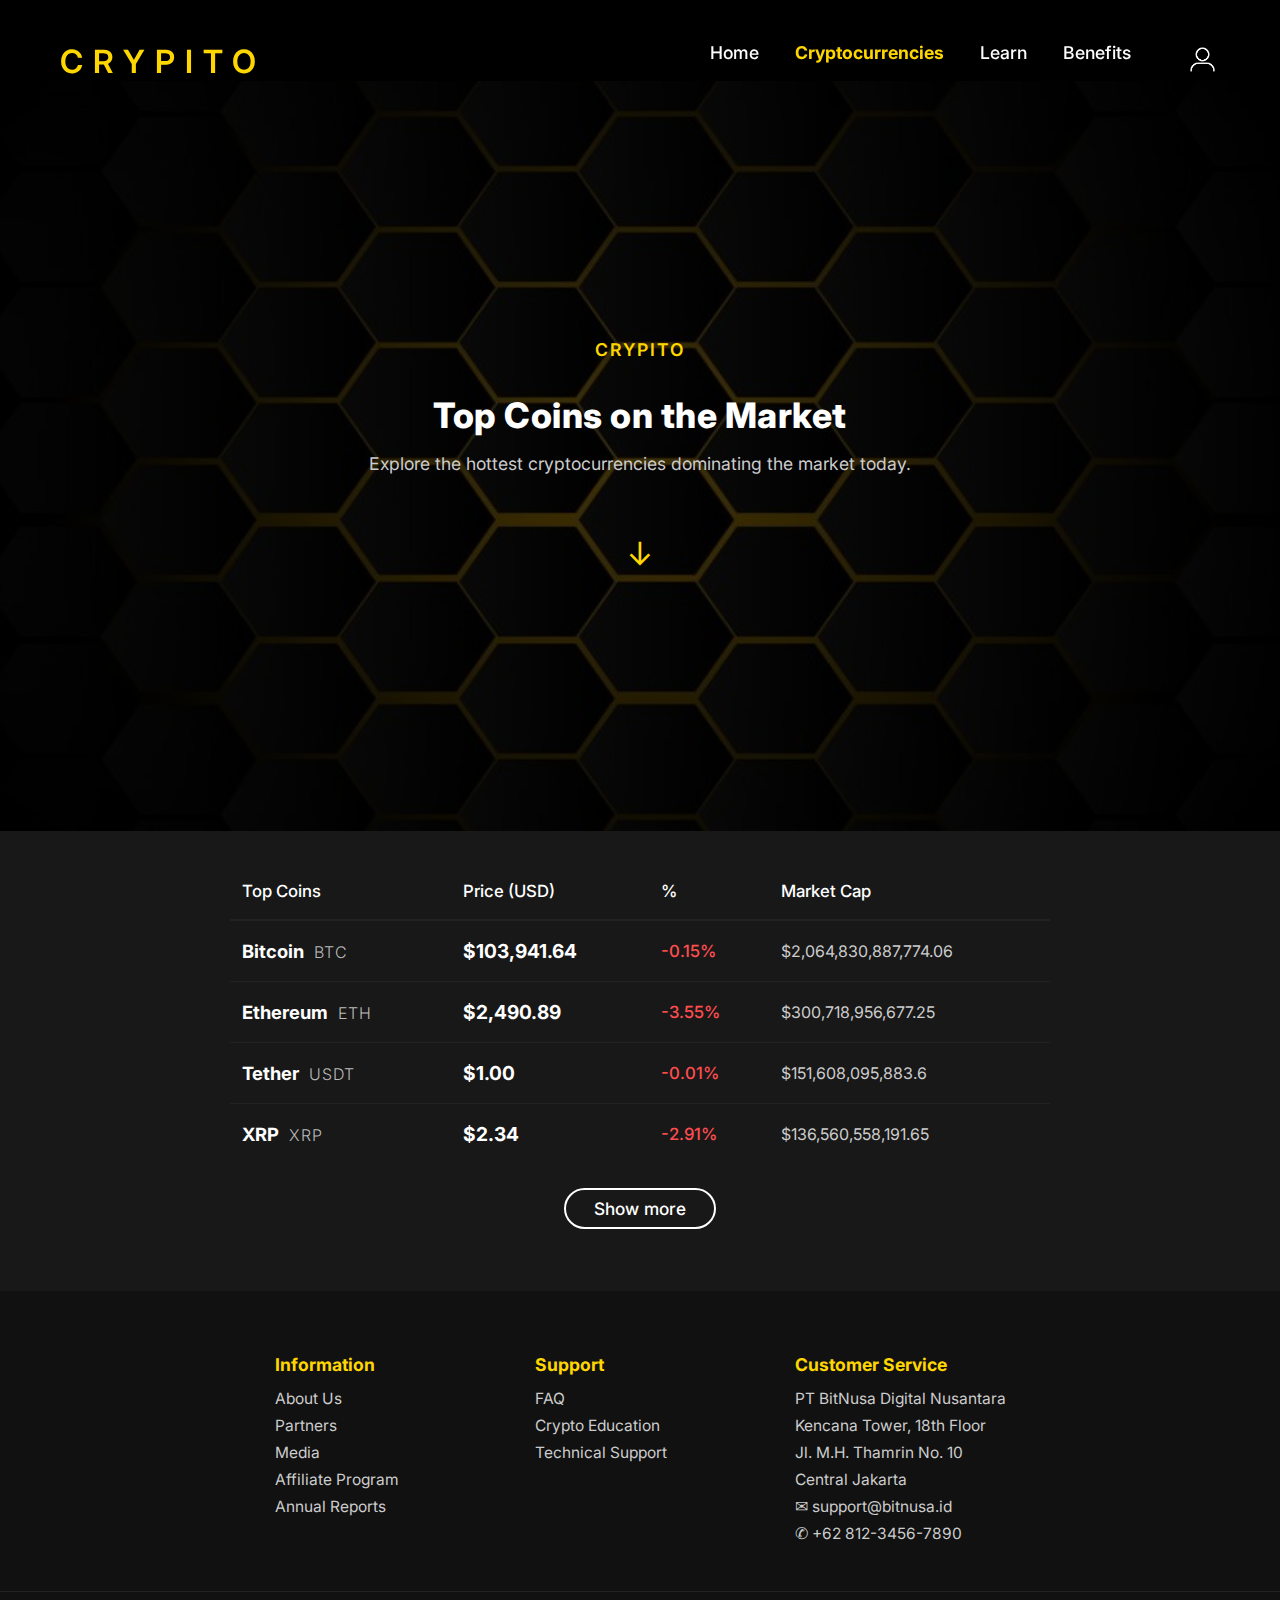
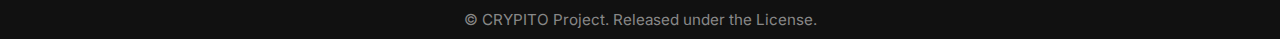
<file: Web/cryptocurrencies.html>
<!DOCTYPE html>
<html lang="en">
<head>
  <meta charset="UTF-8">
  <meta name="viewport" content="width=device-width, initial-scale=1.0">
  <title>cryPIto - Cryptocurrencies</title>
  <link rel="stylesheet" href="style.css">
  <link href="https://fonts.googleapis.com/css2?family=Inter:wght@200;300;400;500;600;700;800&display=swap" rel="stylesheet">
</head>
<body>
  <header class="main-header">
    <a href="home.html" class="logo gold logo-bold">CRYPITO</a>
    <nav>
      <ul>
        <li><a href="home.html">Home</a></li>
        <li><a href="cryptocurrencies.html" class="active">Cryptocurrencies</a></li>
        <li><a href="learn.html">Learn</a></li>
        <li><a href="benefits.html">Benefits</a></li>
        <li>
          <a href="register.html" title="Register">
            <span class="user-icon"></span>
          </a>
        </li>
      </ul>
    </nav>
  </header>

  <section class="hero crypto-hero" >
    <div class="hex-bg"></div>
    <div class="hero-content">
      <span class="hero-label">CRYPITO</span>
      <h1>Top Coins on the Market</h1>
      <p>Explore the hottest cryptocurrencies dominating the market today.</p>
      <a href="#coin-table" class="scroll-down">&#8595;</a>
    </div>
  </section>

  <section class="crypto-table-section" id="coin-table">
    <div class="crypto-table-container">
      <table class="crypto-table">
        <thead>
          <tr>
            <th>Top Coins</th>
            <th>Price (USD)</th>
            <th>%</th>
            <th>Market Cap</th>
          </tr>
        </thead>
        <tbody id="coin-table-body">
          <!-- Coin rows will be injected by JS -->
        </tbody>
      </table>
      <button id="show-more-btn" class="show-btn">Show more</button>
    </div>
  </section>

 <footer>
    <div class="footer-columns">
      <div>
        <h4>Information</h4>
        <ul>
          <li><a href="#">About Us</a></li>
          <li><a href="#">Partners</a></li>
          <li><a href="#">Media</a></li>
          <li><a href="#">Affiliate Program</a></li>
          <li><a href="#">Annual Reports</a></li>
        </ul>
      </div>
      <div>
        <h4>Support</h4>
        <ul>
          <li><a href="#">FAQ</a></li>
          <li><a href="#">Crypto Education</a></li>
          <li><a href="#">Technical Support</a></li>
        </ul>
      </div>
      <div>
        <h4>Customer Service</h4>
        <ul>
          <li>PT BitNusa Digital Nusantara</li>
          <li>Kencana Tower, 18th Floor</li>
          <li>Jl. M.H. Thamrin No. 10</li>
          <li>Central Jakarta</li>
          <li>
              <span class="mail-icon">&#9993;</span> support@bitnusa.id
          </li>
          <li><span class="phone">&#9990;</span> +62 812-3456-7890</li>
        </ul>
      </div>
    </div>
    <div class="footer-bottom">
      © CRYPITO Project. Released under the License.
    </div>
  </footer>

  <script src="cryptocurrencies.js"></script>
</body>
</html>
</file>
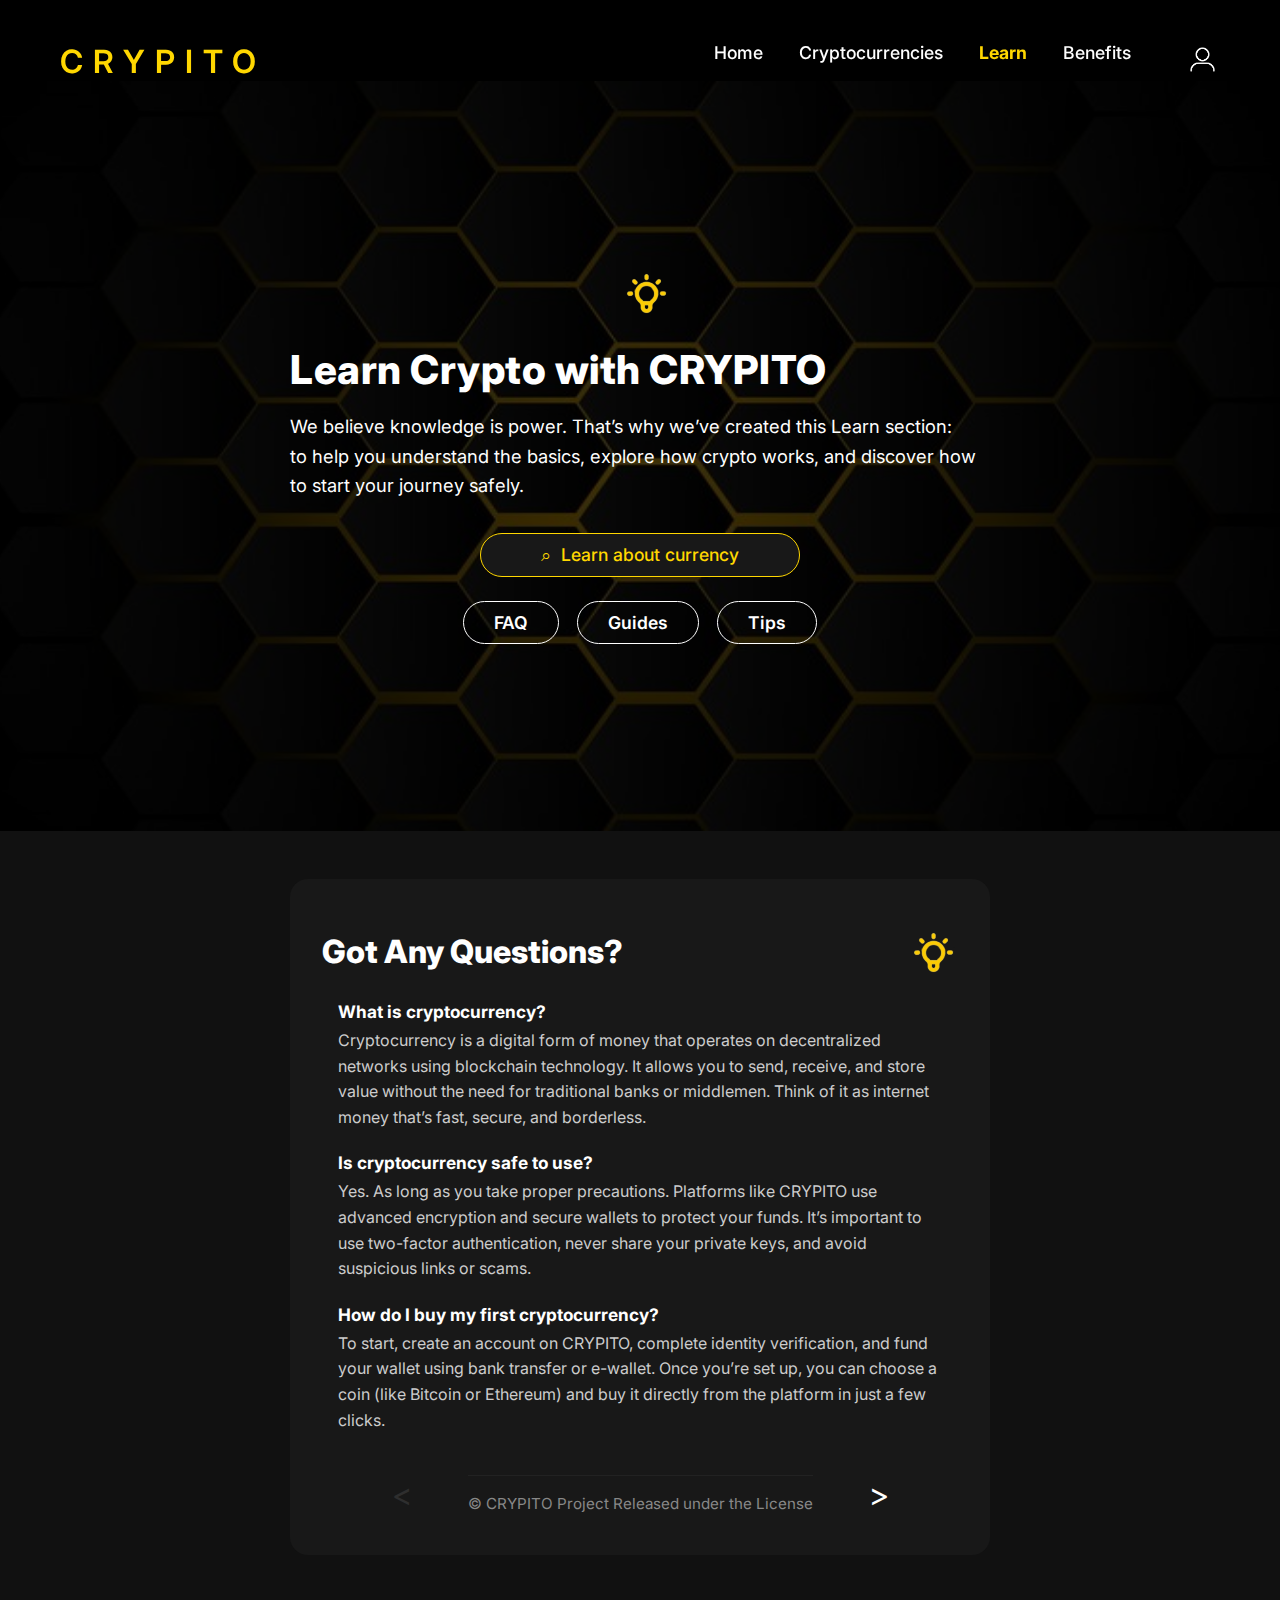
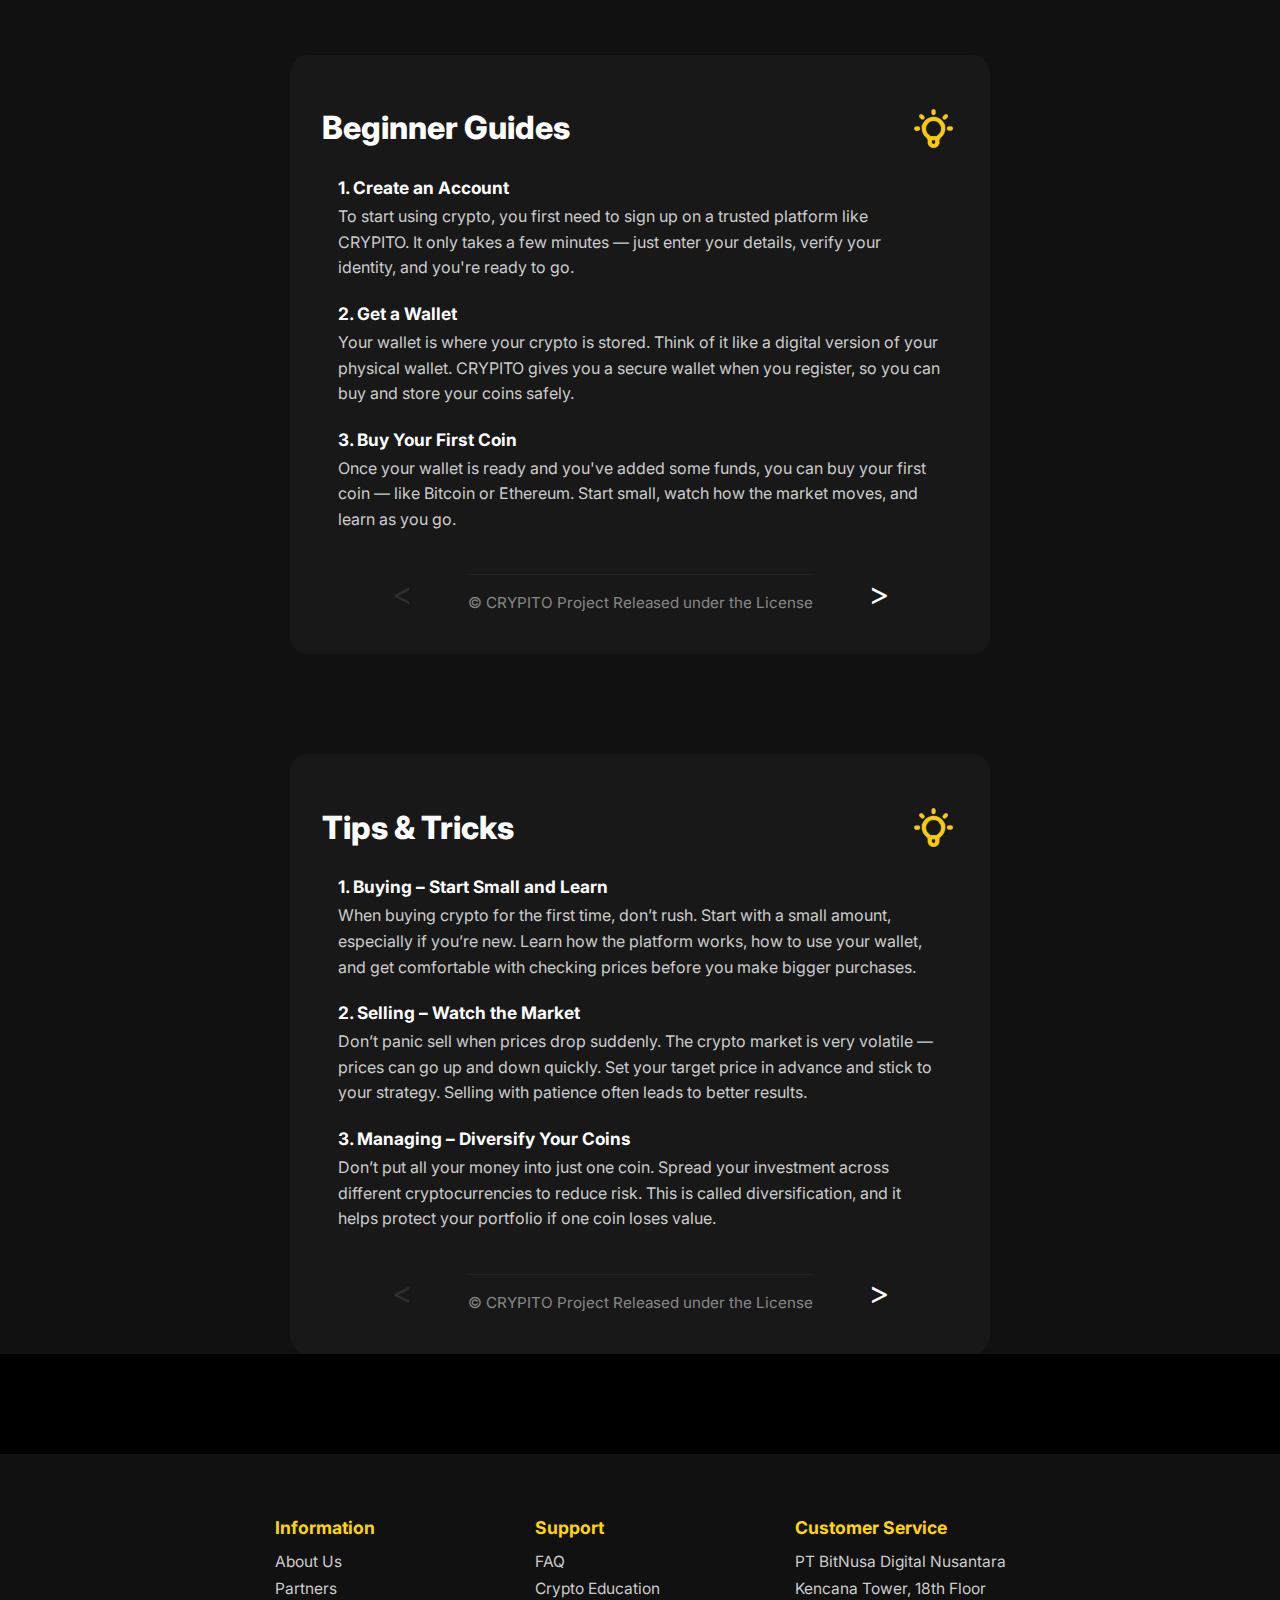
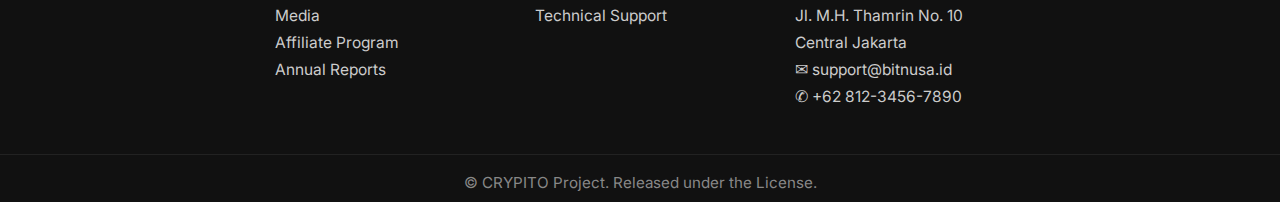
<file: Web/learn.html>
<!DOCTYPE html>
<html lang="en">
<head>
  <meta charset="UTF-8">
  <meta name="viewport" content="width=device-width, initial-scale=1.0">
  <title>CRYPTITO Learn</title>
  <link rel="stylesheet" href="style.css">
  <link href="https://fonts.googleapis.com/css2?family=Inter:wght@200;300;400;500;600;700;800&display=swap" rel="stylesheet">
</head>
<body>
  <header class="main-header">
    <a href="home.html" class="logo gold logo-gold">CRYPITO</a>
    <nav>
      <ul>
        <li><a href="home.html">Home</a></li>
        <li><a href="cryptocurrencies.html">Cryptocurrencies</a></li>
        <li><a href="learn.html" class="active">Learn</a></li>
        <li><a href="benefits.html">Benefits</a></li>
        <li>
          <a href="register.html" title="Register">
            <span class="user-icon"></span>
          </a>
        </li>
      </ul>
    </nav>
  </header>

  <section class="learn-hero">
    <div class="hex-bg"></div>
    <div class="learn-hero-content learn-hero-content-left">
      <div class="learn-icon learn-icon-mb">
        <img src="bulb.png" alt="Lightbulb Icon" class="learn-header-icon">
      </div>
      <h1 class="learn-hero-title">
        Learn Crypto with CRYPITO
      </h1>
      <p class="learn-desc learn-desc-main">
        We believe knowledge is power. That’s why we’ve created this Learn section:<br>
        to help you understand the basics, explore how crypto works, and discover how to start your journey safely.
      </p>
      <div class="learn-search learn-search-mb">
        <span class="search">&#8981;</span>
        <span class="learn-search-text">Learn about currency</span>
      </div>
      <div class="learn-buttons learn-buttons-left">
        <a href="#faq-block" class="learn-btn" id="btn-faq">FAQ</a>
        <a href="#guides-block" class="learn-btn" id="btn-guides">Guides</a>
        <a href="#tips-block" class="learn-btn" id="btn-tips">Tips</a>
      </div>
    </div>
  </section>

  <section class="learn-section learn-section-custom" id="learn-sections">
    <div class="learn-section-center learn-section-center-left">
      <!-- FAQ Section -->
      <div class="learn-section-block" id="faq-block">
        <div class="learn-section-header learn-section-header-left">
          <h2 class="learn-section-header-title-left">Got Any Questions?</h2>
          <img src="bulb.png" alt="Lightbulb Icon" class="learn-header-icon" />
        </div>
        <div class="learn-faq-list">
          <div class="faq-item">
            <strong>What is cryptocurrency?</strong>
            <p>
              Cryptocurrency is a digital form of money that operates on decentralized networks using blockchain technology. It allows you to send, receive, and store value without the need for traditional banks or middlemen. Think of it as internet money that’s fast, secure, and borderless.
            </p>
          </div>
          <div class="faq-item">
            <strong>Is cryptocurrency safe to use?</strong>
            <p>
              Yes. As long as you take proper precautions. Platforms like CRYPITO use advanced encryption and secure wallets to protect your funds. It’s important to use two-factor authentication, never share your private keys, and avoid suspicious links or scams.
            </p>
          </div>
          <div class="faq-item">
            <strong>How do I buy my first cryptocurrency?</strong>
            <p>
              To start, create an account on CRYPITO, complete identity verification, and fund your wallet using bank transfer or e-wallet. Once you’re set up, you can choose a coin (like Bitcoin or Ethereum) and buy it directly from the platform in just a few clicks.
            </p>
          </div>
        </div>
        <div class="learn-nav" id="faq-nav">
          <span class="learn-arrow learn-arrow-disabled" id="learn-prev">&#60;</span>
          <span class="footer-bottom">&copy; CRYPITO Project Released under the License</span>
          <span class="learn-arrow" id="learn-next">&#62;</span>
        </div>
      </div>

      <!-- Guides Section -->
      <div class="learn-section-block" id="guides-block">
        <div class="learn-section-header learn-section-header-left">
          <h2 class="learn-section-header-title-left">Beginner Guides</h2>
          <img src="bulb.png" alt="Lightbulb Icon" class="learn-header-icon">
        </div>
        <div class="learn-faq-list">
          <div class="faq-item">
            <strong>1. Create an Account</strong>
            <p>
              To start using crypto, you first need to sign up on a trusted platform like CRYPITO. It only takes a few minutes — just enter your details, verify your identity, and you're ready to go.
            </p>
          </div>
          <div class="faq-item">
            <strong>2. Get a Wallet</strong>
            <p>
              Your wallet is where your crypto is stored. Think of it like a digital version of your physical wallet. CRYPITO gives you a secure wallet when you register, so you can buy and store your coins safely.
            </p>
          </div>
          <div class="faq-item">
            <strong>3. Buy Your First Coin</strong>
            <p>
              Once your wallet is ready and you've added some funds, you can buy your first coin — like Bitcoin or Ethereum. Start small, watch how the market moves, and learn as you go.
            </p>
          </div>
        </div>
        <div class="learn-nav" id="guides-nav">
          <span class="learn-arrow" id="learn-prev-guides">&#60;</span>
          <span class="footer-bottom">&copy; CRYPITO Project Released under the License</span>
          <span class="learn-arrow" id="learn-next-guides">&#62;</span>
        </div>
      </div>

      <!-- Tips Section -->
      <div class="learn-section-block" id="tips-block">
        <div class="learn-section-header learn-section-header-left">
          <h2 class="learn-section-header-title-left">Tips & Tricks</h2>
          <img src="bulb.png" alt="Lightbulb Icon" class="learn-header-icon" />
        </div>
        <div class="learn-faq-list">
          <div class="faq-item">
            <strong>1. Buying – Start Small and Learn</strong>
            <p>
              When buying crypto for the first time, don’t rush. Start with a small amount, especially if you’re new. Learn how the platform works, how to use your wallet, and get comfortable with checking prices before you make bigger purchases.
            </p>
          </div>
          <div class="faq-item">
            <strong>2. Selling – Watch the Market</strong>
            <p>
              Don’t panic sell when prices drop suddenly. The crypto market is very volatile — prices can go up and down quickly. Set your target price in advance and stick to your strategy. Selling with patience often leads to better results.
            </p>
          </div>
          <div class="faq-item">
            <strong>3. Managing – Diversify Your Coins</strong>
            <p>
              Don’t put all your money into just one coin. Spread your investment across different cryptocurrencies to reduce risk. This is called diversification, and it helps protect your portfolio if one coin loses value.
            </p>
          </div>
        </div>
        <div class="learn-nav" id="tips-nav">
          <span class="learn-arrow" id="learn-prev-tips">&#60;</span>
          <span class="footer-bottom">&copy; CRYPITO Project Released under the License</span>
          <span class="learn-arrow learn-arrow-disabled" id="learn-next-tips">&#62;</span>
        </div>
      </div>
    </div>
  </section>

 <footer>
    <div class="footer-columns">
      <div>
        <h4>Information</h4>
        <ul>
          <li><a href="#">About Us</a></li>
          <li><a href="#">Partners</a></li>
          <li><a href="#">Media</a></li>
          <li><a href="#">Affiliate Program</a></li>
          <li><a href="#">Annual Reports</a></li>
        </ul>
      </div>
      <div>
        <h4>Support</h4>
        <ul>
          <li><a href="#">FAQ</a></li>
          <li><a href="#">Crypto Education</a></li>
          <li><a href="#">Technical Support</a></li>
        </ul>
      </div>
      <div>
        <h4>Customer Service</h4>
        <ul>
          <li>PT BitNusa Digital Nusantara</li>
          <li>Kencana Tower, 18th Floor</li>
          <li>Jl. M.H. Thamrin No. 10</li>
          <li>Central Jakarta</li>
          <li>
              <span class="mail-icon">&#9993;</span> support@bitnusa.id
          </li>
          <li><span class="phone">&#9990;</span> +62 812-3456-7890</li>
        </ul>
      </div>
    </div>
    <div class="footer-bottom">
      © CRYPITO Project. Released under the License.
    </div>
  </footer>
  <script src="learn.js"></script>
</body>
</html>
</file>
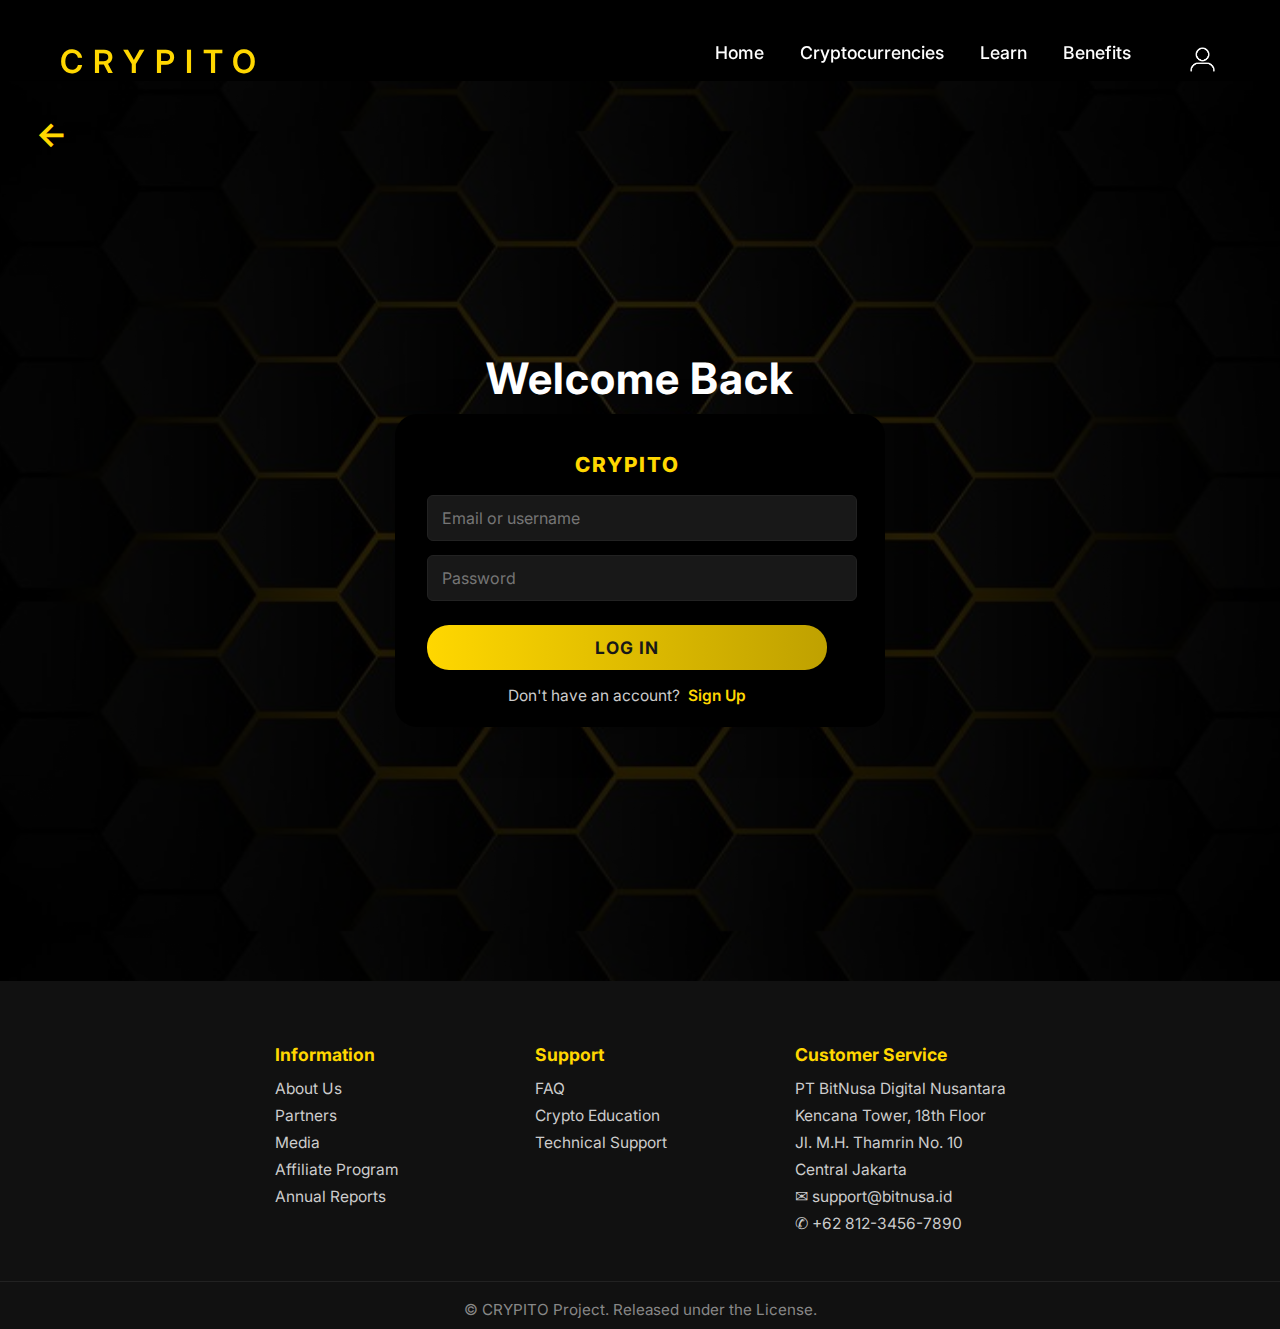
<file: Web/login.html>
<!DOCTYPE html>
<html lang="en">
<head>
  <meta charset="UTF-8">
  <meta name="viewport" content="width=device-width, initial-scale=1.0">
  <title>cryPIto - Login</title>
  <link rel="stylesheet" href="style.css">
  <!-- Inter font from Google Fonts -->
  <link href="https://fonts.googleapis.com/css2?family=Inter:wght@200;300;400;500;600;700;800&display=swap" rel="stylesheet">
</head>
<body>
  <header class="main-header">
    <a href="home.html" class="logo gold logo-bold">CRYPITO</a>
    <nav>
      <ul>
        <li><a href="home.html">Home</a></li>
        <li><a href="cryptocurrencies.html">Cryptocurrencies</a></li>
        <li><a href="learn.html">Learn</a></li>
        <li><a href="benefits.html">Benefits</a></li>
        <li>
          <a href="register.html" title="Register">
            <span class="user-icon"></span>
          </a>
        </li>
      </ul>
    </nav>
  </header>

  <section class="hero hero-full">
    <div class="hex-bg"></div>
    <a href="home.html" class="back-arrow" aria-label="Back to Home">&#8592;</a>
    <div class="hero-content hero-content-no-margin">
      <h1 class="register-title-main">Welcome Back</h1>
      <div class="register-card">
        <div class="register-title gold">CRYPITO</div>
        <form id="loginForm" autocomplete="off">
          <input type="text" id="login-email" placeholder="Email or username" required>
          <input type="password" id="login-password" placeholder="Password" required>
          <button type="submit" class="register-btn">LOG IN</button>
        </form>
        <div class="register-footer">
          <span>Don't have an account?</span>
          <a href="register.html" class="register-login-link">Sign Up</a>
        </div>
      </div>
    </div>
  </section>

  <footer>
    <div class="footer-columns">
      <div>
        <h4>Information</h4>
        <ul>
          <li><a href="#">About Us</a></li>
          <li><a href="#">Partners</a></li>
          <li><a href="#">Media</a></li>
          <li><a href="#">Affiliate Program</a></li>
          <li><a href="#">Annual Reports</a></li>
        </ul>
      </div>
      <div>
        <h4>Support</h4>
        <ul>
          <li><a href="#">FAQ</a></li>
          <li><a href="#">Crypto Education</a></li>
          <li><a href="#">Technical Support</a></li>
        </ul>
      </div>
      <div>
        <h4>Customer Service</h4>
        <ul>
          <li>PT BitNusa Digital Nusantara</li>
          <li>Kencana Tower, 18th Floor</li>
          <li>Jl. M.H. Thamrin No. 10</li>
          <li>Central Jakarta</li>
          <li>
              <span class="mail-icon">&#9993;</span> support@bitnusa.id
          </li>
          <li><span class="phone">&#9990;</span> +62 812-3456-7890</li>
        </ul>
      </div>
    </div>
    <div class="footer-bottom">
      © CRYPITO Project. Released under the License.
    </div>
  </footer>

  <script src="login.js"></script>
</body>
</html>
</file>
<file: style.css>
/* Reset & Base */
body {
  font-family: 'Inter', 'Segoe UI', Tahoma, Geneva, Verdana, sans-serif;
  margin: 0;
  padding: 10px 0 0;
  background: #000000;
  justify-content: center;
  align-items: center;
  color: #fff;
}

a {
  color: inherit;
  text-decoration: none;
}

.gold {
  color: #ffd700;
}

.main-header {
  display: flex;
  justify-content: space-between;
  align-items: center;
  padding: 32px 60px 0 60px;
  background: rgba(0, 0, 0, 0.88);
  position: sticky;
  top: 0;
  z-index: 100;
}

.logo {
  font-size: 2rem;
  font-weight: bold;
  letter-spacing: 2px;
  color: #ffd700;
  
}

.main-header nav ul {
  display: flex;
  gap: 36px;
  list-style: none;
  margin: 0;
  padding: 0;
}

.main-header nav a {
  color: #fff;
  font-size: 1.1rem;
  font-weight: 500;
  transition: color 0.2s;
}

.main-header nav a:hover {
  color: #ffd700;
}

/* CRYPITO logo in header */
.logo {
  font-family: 'Inter', sans-serif;
  font-weight: 600;
  font-size: 2rem;
  letter-spacing: 10px;
  text-decoration: none;
}

/* CRYPITO logo in header (bold Inter, no underline) */
.logo-bold {
  font-family: 'Inter', sans-serif;
  font-weight: 600;
  text-decoration: none;
}

/* Hero Section */
.hero {
  position: relative;
  height: 750px;
  display: flex;
  align-items: center;
  justify-content: center;
  background: #000000;
  overflow: hidden;
}

.hex-bg {
  position: absolute;
  inset: 0;
  background: url('pattern.jpg');
  opacity: 0.25;
  z-index: 1;
  background-size: 1400px 800px;
  background-position: center;
  background-repeat: repeat;
}

.hero-content {
  position: relative;
  z-index: 2;
  text-align: center;
}

.hero-content-no-margin {
  margin-top: 0;
}

.hero-label {
  color: #ffd700;
  font-weight: 600;
  letter-spacing: 2px;
  font-size: 1.1rem;
  margin-bottom: 16px;
  display: inline-block;
}

.hero-label-main {
  font-family: 'Inter', sans-serif;
  font-weight: 600;
}

/* Hero main heading */
.hero-title-main {
  font-family: 'Inter', sans-serif;
  font-weight: 800;
  font-size: 2.7rem;
  color: #fff;
  margin-bottom: 10px;
  line-height: 1.2;
}

.hero h1 {
  font-size: 2.7rem;
  font-weight: 700;
  margin: 18px 0 10px 0;
  line-height: 1.2;
}

.hero h1 .gold {
  color: #ffd700;
}

.hero p {
  font-size: 1.2rem;
  color: #ccc;
  margin-bottom: 30px;
}

/* Hero paragraph */
.hero-desc-main {
  font-family: 'Inter', sans-serif;
  font-weight: 400;
  color: #ccc;
  font-size: 1.2rem;
  margin-bottom: 30px;
}

.scroll-down {
  display: inline-block;
  font-size: 2rem;
  color: #ffd700;
  margin-top: 30px;
  animation: bounce 1.5s infinite;
}

@keyframes bounce {
  0%, 100% { transform: translateY(0);}
  50% { transform: translateY(10px);}
}

/* --- Benefits (Features) Section --- */
.features {
  background: #000000;
  min-height: 700px;
  display: flex;
  align-items: center;
  justify-content: center;
  padding: 0;
  position: relative;
}

.features-bg {
  position: absolute;
  inset: 0;
  background: url('crypto.png');
  opacity: 0.25;
  z-index: 1;
  background-size: 1400px 800px;
  background-position: center;
  background-repeat: repeat;
}

.features-bg2 {
  position: absolute;
  inset: 0;
  background: url('pattern.jpg');
  opacity: 0.25;
  z-index: 1;
  background-size: 1400px 800px;
  background-position: center;
  background-repeat: repeat;
}

.features-bg3 {
  position: absolute;
  inset: 0;
  background: url('crypto.png');
  opacity: 0.25;
  z-index: 1;
  background-size: 1400px 800px;
  background-position: center;
  background-repeat: repeat;
}


.features-content {
  max-width: 700px;
  margin: 0 auto;
  padding: 60px 24px 60px 24px;
  display: flex;
  flex-direction: column;
  gap: 38px;
}

.features-content > div {
  background: rgba(24,24,24,0.96);
  border-radius: 18px;
  box-shadow: 0 2px 24px 0 rgba(0,0,0,0.10);
  padding: 32px 28px 26px 28px;
  margin: 0 auto;
  transition: box-shadow 0.2s;
}

.features-content > div:hover {
  box-shadow: 0 4px 32px 0 rgba(255,215,0,0.08);
}

.features-content h2 {
  font-family: 'Inter', sans-serif;
  font-weight: 800;
  color: #ffd700;
  font-size: 1.45rem;
  margin: 0 0 12px 0;
  letter-spacing: 0.5px;
  text-align: center;
}

/* Features label */
.features-label-main {
  font-family: 'Inter', sans-serif;
  font-weight: 600;
}

/* Features heading */
.features-title-main {
  font-family: 'Inter', sans-serif;
  font-weight: 800;
  color: #fff;
  font-size: 2rem;
  margin-bottom: 10px;
}

/* Features paragraph */
.features-desc-main {
  font-family: 'Inter', sans-serif;
  font-weight: 400;
  color: #ccc;
  font-size: 1.15rem;
  margin-bottom: 32px;
}

.features-content p {
  font-family: 'Inter', sans-serif;
  font-weight: 400;
  color: #ccc;
  font-size: 1.07rem;
  line-height: 1.7;
  margin: 0;
  text-align: center;
}

/* Get Started button */
.home-get-started-btn {
  font-family: 'Inter', sans-serif;
  font-weight: 700;
  font-size: 1.1rem;
}

/* --- Home Features Section Custom Styles (from inline HTML) --- */
.features-content.home-features-content {
  align-items: center;
  text-align: center;
  gap: 18px;
  position: relative;
  z-index: 2;
}

.features-title-main {
  font-size: 2.4rem;
  font-weight: 800;
  color: #fff;
  margin-bottom: 8px;
}

.features-title-span {
  display: block;
}

.features-desc-main {
  font-size: 1.18rem;
  color: #ccc;
  margin-bottom: 28px;
}

.btn.gold-btn.home-get-started-btn {
  background: linear-gradient(90deg,#ffd700 0%,#bfa100 100%);
  color: #181818;
  padding: 14px 38px;
  border-radius: 12px;
  font-weight: 700;
  font-size: 1.15rem;
  box-shadow: 0 2px 12px 0 rgba(255,215,0,0.10);
}

/* Footer */
footer {
  background: #111;
  color: #fff;
  padding: 40px 0 0 0;
  font-size: 1rem;
  
}

.footer-columns {
  display: flex;
  justify-content: center;
  gap: 80px;
  padding-bottom: 30px;
  flex-wrap: wrap;
}

.footer-columns div {
  min-width: 180px;
}

.footer-columns h4 {
  color: #ffd700;
  margin-bottom: 14px;
  font-size: 1.1rem;
}

.footer-columns ul {
  list-style: none;
  padding: 0;
  margin: 0;
}

.footer-columns li {
  margin-bottom: 8px;
  color: #ccc;
  font-size: 0.97rem;
}

.footer-columns a {
  color: #ccc;
  transition: color 0.2s;
}

.footer-columns a:hover {
  color: #ffd700;
}

.footer-bottom {
  text-align: center;
  color: #888;
  font-size: 0.95rem;
  padding: 18px 0 10px 0;
  border-top: 1px solid #222;
  margin-top: 10px;
}

/* --- Inter Font Family --- */

/* --- Learn Page Styles --- */
.learn-hero {
  position: relative;
  height: 750px;
  background: #000000;
  display: flex;
  align-items: center;
  justify-content: center;
  overflow: hidden;
}

.learn-hero-content {
  position: relative;
  z-index: 2;
  text-align: left;
  align-items: flex-start;
  width: 100%;
  max-width: 700px;
}

.learn-icon {
  margin: 0 auto 18px auto;
  display: flex;
  justify-content: center;
  align-items: center;
}

/* Learn Icon Margin */
.learn-icon-mb {
  margin-bottom: 18px;
}

.learn-hero-content h1 {
  font-size: 2.5rem;
  font-weight: 800;
  color: #fff;
  margin-bottom: 16px;
  letter-spacing: 0.5px;
}

/* Learn Hero Title */
.learn-hero-title {
  font-family: 'Inter', sans-serif;
  font-weight: 800;
  font-size: 2.7rem;
  color: #fff;
  margin-bottom: 16px;
  letter-spacing: 0.5px;
  text-align: left;
}

.learn-desc {
  font-size: 1.15rem;
  color: #ccc;
  font-weight: 400;
  margin-bottom: 32px;
  line-height: 1.6;
}

/* Learn Main Description */
.learn-desc-main {
  font-family: 'Inter', sans-serif;
  font-weight: 400;
  color: #fff;
  font-size: 1.15rem;
  margin-bottom: 32px;
  line-height: 1.6;
  text-align: left;
}

.learn-search {
  display: flex;
  align-items: center;
  justify-content: center;
  background: #181818;
  border-radius: 24px;
  padding: 10px 60px;
  font-size: 1.1rem;
  color: #ffd700;
  font-weight: 500;
  margin: 0 auto 24px auto;
  width: fit-content;
  gap: 10px;
  border: 1.5px solid #ffd700;
}

/* Learn Search Margin */
.learn-search-mb {
  margin-bottom: 24px;
}

.learn-search .search-icon {
  font-size: 1.2rem;
}

/* Learn Search Icon */
.learn-search-icon {
  font-size: 1.3rem;
  margin-right: 8px;
}

.learn-search-text {
  font-family: 'Inter', sans-serif;
  font-weight: 500;
  color: #ffd700;
}

.learn-buttons {
  display: flex;
  justify-content: center;
  gap: 18px;
  margin-top: 10px;
}

/* Learn Buttons Alignment */
.learn-buttons-left {
  margin-bottom: 0;
  justify-content: center; /* Center the buttons */
  text-align: center;
}

.learn-btn {
  padding: 10px 30px;
  border: 1.5px solid #fff;
  border-radius: 24px;
  background: transparent;
  color: #fff;
  font-weight: 600;
  font-size: 1.1rem;
  transition: background 0.2s, color 0.2s, border 0.2s;
  cursor: pointer;
  text-decoration: none;

}

.learn-btn:hover, .learn-btn.active {
  background: #ffd700;
  color: #181818;
  border: 1.5px solid #ffd700;
}

/* --- Learn Section (FAQ, Guides, Tips) --- */
.learn-section {
  background: #181818;
  padding: 48px 0 0 0;
}

/* Learn Section Custom BG & Padding */
.learn-section-custom {
  background: #111;
  padding-top: 48px;
}

.learn-section-center {
  max-width: 800px;
  margin: 0 auto;
  text-align: left;
}

/* Learn Section Center Text Left */
.learn-section-center-left {
  text-align: left;
}

.learn-section-block {
  background: #181818;
  border-radius: 18px;
  margin: 0 auto 80px auto;
  padding: 48px 32px 32px 32px;
  max-width: 700px;
  box-sizing: border-box;
  transition: box-shadow 0.2s;
  text-align: left;
  margin-left: auto;
  margin-right: auto;
  margin-bottom: 100px;
}

.learn-section-header {
  display: flex;
  flex-direction: row;
  align-items: center;
  justify-content: space-between; /* space between title and icon */
  gap: 18px;
  margin-bottom: 24px;
}

.learn-section-header-title-left {
  text-align: left;
  flex: 1;
  margin: 0;
  font-size: 2rem;
  font-weight: 800;
  color: #fff;
  line-height: 1.3;
}

.learn-header-icon {
  width: 50px;
  height: 50px;
  object-fit: contain;
  margin-left: 12px;
  display: block;
}

.learn-nav {
  display: flex;
  flex-direction: row;
  align-items: center;
  justify-content: center;
  gap: 24px;
  margin-top: 32px;
}

.learn-arrow {
  color: #fff;
  font-size: 2rem;
  cursor: pointer;
  user-select: none;
  transition: color 0.2s;
  margin: 0 32px;
}

.learn-arrow-disabled {
  color: #444 !important;
  cursor: not-allowed !important;
  opacity: 0.5;
  pointer-events: none;
}

.learn-faq-list {
  max-width: 700px;
  margin: 0 auto 32px auto;
  padding: 0 16px;
}

.faq-item {
  margin-bottom: 22px;
}

.faq-item strong {
  font-weight: 700;
  font-size: 1.08rem;
  color: #fff;
  display: block;
  margin-bottom: 6px;
}

.faq-item p {
  color: #ccc;
  font-weight: 400;
  font-size: 1rem;
  margin: 0;
  line-height: 1.6;
}

/* --- User Icon (Header) --- */
.user-icon {
  width: 35px;
  height: 35px;
  background: url('person.png') center/100% no-repeat;
  margin-left: 18px;
  display: inline-block;
}

/* --- Active Nav Link --- */
.main-header nav a.active {
  color: #ffd700;
  font-weight: 700;
}

/* --- Crypto Page Hero --- */
.crypto-hero {
  min-height: 340px;
  height: 750px;
  background: #000000;
  position: relative;
  display: flex;
  align-items: center;
  justify-content: center;
  overflow: hidden;
}
.crypto-hero .hero-content {
  position: relative;
  z-index: 2;
  text-align: center;
}
.crypto-hero .hero-label {
  color: #ffd700;
  font-weight: 600;
  letter-spacing: 2px;
  font-size: 1.1rem;
  margin-bottom: 16px;
  display: inline-block;
}
.crypto-hero h1 {
  font-size: 2.2rem;
  font-weight: 800;
  margin: 18px 0 10px 0;
  letter-spacing: 0.5px;
  color: #fff;
  font-family: 'Inter', sans-serif;
}
.crypto-hero p {
  font-size: 1.1rem;
  color: #ccc;
  margin-bottom: 30px;
  font-weight: 400;
}

/* --- Full-height hero for login/register */
.hero-full {
  height: 100vh;
  min-height: 600px;
}

/* --- Crypto Table Section --- */
.crypto-table-section {
  background: #181818;
  padding: 0 0 40px 0;
  min-height: 420px;
  display: flex;
  flex-direction: column;
  align-items: center;
}
.crypto-table-container {
  width: 100%;
  max-width: 820px;
  margin: 0 auto;
  padding: 32px 0 0 0;
}
.crypto-table {
  width: 100%;
  border-collapse: collapse;
  background: transparent;
  margin-bottom: 24px;
}
.crypto-table th, .crypto-table td {
  padding: 18px 12px;
  text-align: left;
  font-family: 'Inter', sans-serif;
}
.crypto-table th {
  color: #fff;
  font-size: 1.05rem;
  font-weight: 500;
  border-bottom: 2px solid #222;
  background: transparent;
}
.crypto-table tr:not(:last-child) td {
  border-bottom: 1px solid #222;
}
.coin-name {
  font-weight: 700;
  font-size: 1.15rem;
  color: #fff;
  font-family: 'Inter', sans-serif;
}
.coin-symbol {
  font-weight: 300;
  font-size: 1rem;
  color: #bbb;
  margin-left: 6px;
  font-family: 'Inter', sans-serif;
  letter-spacing: 1px;
}
.coin-price {
  font-weight: 700;
  font-size: 1.2rem;
  color: #fff;
  font-family: 'Inter', sans-serif;
}
.coin-change {
  font-weight: 500;
  color: #ff4d4f;
  font-size: 1.05rem;
  font-family: 'Inter', sans-serif;
}
.coin-cap {
  font-weight: 400;
  color: #ccc;
  font-size: 1rem;
  font-family: 'Inter', sans-serif;
}

/* Show more/less button */
.show-btn {
  display: block;
  margin: 0 auto;
  padding: 8px 28px;
  border: 2px solid #fff;
  border-radius: 22px;
  background: transparent;
  color: #fff;
  font-family: 'Inter', sans-serif;
  font-weight: 500;
  font-size: 1.08rem;
  cursor: pointer;
  transition: background 0.2s, color 0.2s, border 0.2s;
}
.show-btn:hover {
  background: #ffd700;
  color: #181818;
  border: 2px solid #ffd700;
}

/* --- Register Page Card --- */
.register-title-main {
  font-family: 'Inter', sans-serif;
  font-weight: 800;
  color: #fff;
  margin-bottom: 32px;
  font-size: 2.2rem;
  letter-spacing: 1px;
  text-align: center;
  z-index: 2;
  position: relative;
  padding : 0 100px;
}

.register-card {
  background: #000;
  border-radius: 22px;
  box-shadow: 0 8px 40px 0 rgba(0,0,0,0.28);
  max-width: 400px;
  margin: 0 auto;
  padding: 38px 58px 22px 32px;
  display: flex;
  flex-direction: column;
  align-items: center;
  z-index: 2;
}

.register-title {
  font-family: 'Inter', sans-serif;
  font-weight: 800;
  font-size: 1.3rem;
  letter-spacing: 2px;
  text-align: center;
  margin-bottom: 18px;
}

.register-card form {
  display: flex;
  flex-direction: column;
  gap: 14px;
  width: 100%;
}

.register-card input[type="text"],
.register-card input[type="email"],
.register-card input[type="password"],
.register-card input[type="tel"] {
  width: 100%;
  padding: 12px 14px;
  border-radius: 6px;
  border: none;
  background: #181818;
  color: #fff;
  font-family: 'Inter', sans-serif;
  font-size: 1rem;
  font-weight: 400;
  margin-bottom: 0;
  outline: none;
  border: 1.5px solid #222;
  transition: border 0.2s;
}

.register-card input:focus {
  border: 1.5px solid #ff5e00;
}

.register-btn {
  width: 100%;
  padding: 12px 0;
  margin-top: 10px;
  border: none;
  border-radius: 22px;
  background: linear-gradient(90deg, #ffd700 0%, #bfa100 100%);
  color: #181818;
  font-family: 'Inter', sans-serif;
  font-weight: 700;
  font-size: 1.08rem;
  letter-spacing: 1px;
  cursor: pointer;
  transition: background 0.2s, color 0.2s;
}

.register-btn:hover {
  background: #fffbe6;
  color: #bfa100;
}

.register-footer {
  margin-top: 16px;
  text-align: center;
  font-size: 0.97rem;
  color: #ccc;
  font-family: 'Inter', sans-serif;
  font-weight: 400;
}

.register-login-link {
  color: #ffd700;
  font-weight: 600;
  margin-left: 4px;
  text-decoration: none;
  transition: color 0.2s;
}

.register-login-link:hover {
  color: #fff;
  text-decoration: underline;
}

/* Back Arrow */
.back-arrow {
  position: absolute;
  top: 36px;
  left: 36px;
  font-size: 2.1rem;
  color: #ffd700;
  text-decoration: none;
  z-index: 10;
  font-weight: 700;
  transition: color 0.2s;
  background: none;
  border: none;
  cursor: pointer;
  line-height: 1;
}
.back-arrow:hover {
  color: #fff;
}

/* --- Benefits Page Custom Styles --- */
.hero-benefits {
  height: 750px;
  min-height: unset;
  background: #000000;
  position: relative;
  display: flex;
  align-items: center;
  justify-content: center;
  overflow: hidden;
}

.hero-benefits .hero-label {
  font-family: 'Inter', sans-serif;
  font-weight: 600;
}

.hero-benefits h1 {
  font-family: 'Inter', sans-serif;
  font-weight: 800;
}

.hero-benefits-desc {
  font-family: 'Inter', sans-serif;
  font-weight: 400;
}

.features-benefits {
  background: #181818;
}

.features-benefits-content {
  max-width: 700px;
  margin: 0 auto;
}

.benefit-block {
  margin-bottom: 36px;
}

.benefit-block:last-child {
  margin-bottom: 0;
}

.benefit-title {
  font-family: 'Inter', sans-serif;
  font-weight: 700;
  color: #ffd700;
  font-size: 1.45rem;
  margin-bottom: 8px;
}

.benefit-desc {
  font-family: 'Inter', sans-serif;
  font-weight: 400;
  color: #ccc;
  font-size: 1.07rem;
  margin: 0;
}

/* Responsive */
@media (max-width: 900px) {
  .main-header {
    flex-direction: column;
    gap: 18px;
    padding: 32px 20px 0 20px;
  }
  .footer-columns {
    flex-direction: column;
    align-items: center;
    gap: 30px;
  }
  .crypto-table-container {
    max-width: 98vw;
    padding: 18px 0 0 0;
  }
  .crypto-table th, .crypto-table td {
    padding: 12px 6px;
    font-size: 0.98rem;
  }
}
@media (max-width: 600px) {
  .hero h1, .features-content h2 {
    font-size: 1.3rem;
  }
  .main-header {
    padding: 18px 8px 0 8px;
  }
  .footer-columns {
    gap: 18px;
  }
  .crypto-hero h1 {
    font-size: 1.2rem;
  }
  .crypto-table th, .crypto-table td {
    font-size: 0.92rem;
    padding: 8px 2px;
  }
}
@media (max-width: 700px) {
  .learn-hero-content h1 {
    font-size: 1.4rem;
  }
  .learn-section-header h2 {
    font-size: 1.1rem;
  }
  .learn-faq-list {
    padding: 0 8px;
  }
}
@media (max-width: 600px) {
  .register-card {
    max-width: 98vw;
    padding: 18px 4vw 10px 4vw;
  }
}
</file>
<file: Web/style.css>
/* Reset & Base */
body {
  font-family: 'Inter', 'Segoe UI', Tahoma, Geneva, Verdana, sans-serif;
  margin: 0;
  padding: 10px 0 0;
  background: #000000;
  justify-content: center;
  align-items: center;
  color: #fff;
}

a {
  color: inherit;
  text-decoration: none;
}

.gold {
  color: #ffd700;
}

.main-header {
  display: flex;
  justify-content: space-between;
  align-items: center;
  padding: 32px 60px 0 60px;
  background: rgba(0, 0, 0, 0.88);
  position: sticky;
  top: 0;
  z-index: 100;
}

.logo {
  font-size: 2rem;
  font-weight: bold;
  letter-spacing: 2px;
  color: #ffd700;
  
}

.main-header nav ul {
  display: flex;
  gap: 36px;
  list-style: none;
  margin: 0;
  padding: 0;
}

.main-header nav a {
  color: #fff;
  font-size: 1.1rem;
  font-weight: 500;
  transition: color 0.2s;
}

.main-header nav a:hover {
  color: #ffd700;
}

/* CRYPITO logo in header */
.logo {
  font-family: 'Inter', sans-serif;
  font-weight: 600;
  font-size: 2rem;
  letter-spacing: 10px;
  text-decoration: none;
}

/* CRYPITO logo in header (bold Inter, no underline) */
.logo-bold {
  font-family: 'Inter', sans-serif;
  font-weight: 600;
  text-decoration: none;
}

/* Hero Section */
.hero {
  position: relative;
  height: 750px;
  display: flex;
  align-items: center;
  justify-content: center;
  background: #000000;
  overflow: hidden;
}

.hex-bg {
  position: absolute;
  inset: 0;
  background: url('pattern.jpg');
  opacity: 0.25;
  z-index: 1;
  background-size: 1400px 800px;
  background-position: center;
  background-repeat: repeat;
}

.hero-content {
  position: relative;
  z-index: 2;
  text-align: center;
}

.hero-content-no-margin {
  margin-top: 0;
}

.hero-label {
  color: #ffd700;
  font-weight: 600;
  letter-spacing: 2px;
  font-size: 1.1rem;
  margin-bottom: 16px;
  display: inline-block;
}

.hero-label-main {
  font-family: 'Inter', sans-serif;
  font-weight: 600;
}

/* Hero main heading */
.hero-title-main {
  font-family: 'Inter', sans-serif;
  font-weight: 800;
  font-size: 2.7rem;
  color: #fff;
  margin-bottom: 10px;
  line-height: 1.2;
}

.hero h1 {
  font-size: 2.7rem;
  font-weight: 700;
  margin: 18px 0 10px 0;
  line-height: 1.2;
}

.hero h1 .gold {
  color: #ffd700;
}

.hero p {
  font-size: 1.2rem;
  color: #ccc;
  margin-bottom: 30px;
}

/* Hero paragraph */
.hero-desc-main {
  font-family: 'Inter', sans-serif;
  font-weight: 400;
  color: #ccc;
  font-size: 1.2rem;
  margin-bottom: 30px;
}

.scroll-down {
  display: inline-block;
  font-size: 2rem;
  color: #ffd700;
  margin-top: 30px;
  animation: bounce 1.5s infinite;
}

@keyframes bounce {
  0%, 100% { transform: translateY(0);}
  50% { transform: translateY(10px);}
}

/* --- Benefits (Features) Section --- */
.features {
  background: #000000;
  min-height: 700px;
  display: flex;
  align-items: center;
  justify-content: center;
  padding: 0;
  position: relative;
}

.features-bg {
  position: absolute;
  inset: 0;
  background: url('crypto.png');
  opacity: 0.25;
  z-index: 1;
  background-size: 1400px 800px;
  background-position: center;
  background-repeat: repeat;
}

.features-bg2 {
  position: absolute;
  inset: 0;
  background: url('pattern.jpg');
  opacity: 0.25;
  z-index: 1;
  background-size: 1400px 800px;
  background-position: center;
  background-repeat: repeat;
}

.features-bg3 {
  position: absolute;
  inset: 0;
  background: url('crypto.png');
  opacity: 0.25;
  z-index: 1;
  background-size: 1400px 800px;
  background-position: center;
  background-repeat: repeat;
}


.features-content {
  max-width: 700px;
  margin: 0 auto;
  padding: 60px 24px 60px 24px;
  display: flex;
  flex-direction: column;
  gap: 38px;
}

.features-content > div {
  background: rgba(24,24,24,0.96);
  border-radius: 18px;
  box-shadow: 0 2px 24px 0 rgba(0,0,0,0.10);
  padding: 32px 28px 26px 28px;
  margin: 0 auto;
  transition: box-shadow 0.2s;
}

.features-content > div:hover {
  box-shadow: 0 4px 32px 0 rgba(255,215,0,0.08);
}

.features-content h2 {
  font-family: 'Inter', sans-serif;
  font-weight: 800;
  color: #ffd700;
  font-size: 1.45rem;
  margin: 0 0 12px 0;
  letter-spacing: 0.5px;
  text-align: center;
}

/* Features label */
.features-label-main {
  font-family: 'Inter', sans-serif;
  font-weight: 600;
}

/* Features heading */
.features-title-main {
  font-family: 'Inter', sans-serif;
  font-weight: 800;
  color: #fff;
  font-size: 2rem;
  margin-bottom: 10px;
}

/* Features paragraph */
.features-desc-main {
  font-family: 'Inter', sans-serif;
  font-weight: 400;
  color: #ccc;
  font-size: 1.15rem;
  margin-bottom: 32px;
}

.features-content p {
  font-family: 'Inter', sans-serif;
  font-weight: 400;
  color: #ccc;
  font-size: 1.07rem;
  line-height: 1.7;
  margin: 0;
  text-align: center;
}

/* Get Started button */
.home-get-started-btn {
  font-family: 'Inter', sans-serif;
  font-weight: 700;
  font-size: 1.1rem;
}

/* --- Home Features Section Custom Styles (from inline HTML) --- */
.features-content.home-features-content {
  align-items: center;
  text-align: center;
  gap: 18px;
  position: relative;
  z-index: 2;
}

.features-title-main {
  font-size: 2.4rem;
  font-weight: 800;
  color: #fff;
  margin-bottom: 8px;
}

.features-title-span {
  display: block;
}

.features-desc-main {
  font-size: 1.18rem;
  color: #ccc;
  margin-bottom: 28px;
}

.btn.gold-btn.home-get-started-btn {
  background: linear-gradient(90deg,#ffd700 0%,#bfa100 100%);
  color: #181818;
  padding: 14px 38px;
  border-radius: 12px;
  font-weight: 700;
  font-size: 1.15rem;
  box-shadow: 0 2px 12px 0 rgba(255,215,0,0.10);
}

/* Footer */
footer {
  background: #111;
  color: #fff;
  padding: 40px 0 0 0;
  font-size: 1rem;
  
}

.footer-columns {
  display: flex;
  justify-content: center;
  gap: 80px;
  padding-bottom: 30px;
  flex-wrap: wrap;
}

.footer-columns div {
  min-width: 180px;
}

.footer-columns h4 {
  color: #ffd700;
  margin-bottom: 14px;
  font-size: 1.1rem;
}

.footer-columns ul {
  list-style: none;
  padding: 0;
  margin: 0;
}

.footer-columns li {
  margin-bottom: 8px;
  color: #ccc;
  font-size: 0.97rem;
}

.footer-columns a {
  color: #ccc;
  transition: color 0.2s;
}

.footer-columns a:hover {
  color: #ffd700;
}

.footer-bottom {
  text-align: center;
  color: #888;
  font-size: 0.95rem;
  padding: 18px 0 10px 0;
  border-top: 1px solid #222;
  margin-top: 10px;
}

/* --- Inter Font Family --- */

/* --- Learn Page Styles --- */
.learn-hero {
  position: relative;
  height: 750px;
  background: #000000;
  display: flex;
  align-items: center;
  justify-content: center;
  overflow: hidden;
}

.learn-hero-content {
  position: relative;
  z-index: 2;
  text-align: left;
  align-items: flex-start;
  width: 100%;
  max-width: 700px;
}

.learn-icon {
  margin: 0 auto 18px auto;
  display: flex;
  justify-content: center;
  align-items: center;
}

/* Learn Icon Margin */
.learn-icon-mb {
  margin-bottom: 18px;
}

.learn-hero-content h1 {
  font-size: 2.5rem;
  font-weight: 800;
  color: #fff;
  margin-bottom: 16px;
  letter-spacing: 0.5px;
}

/* Learn Hero Title */
.learn-hero-title {
  font-family: 'Inter', sans-serif;
  font-weight: 800;
  font-size: 2.7rem;
  color: #fff;
  margin-bottom: 16px;
  letter-spacing: 0.5px;
  text-align: left;
}

.learn-desc {
  font-size: 1.15rem;
  color: #ccc;
  font-weight: 400;
  margin-bottom: 32px;
  line-height: 1.6;
}

/* Learn Main Description */
.learn-desc-main {
  font-family: 'Inter', sans-serif;
  font-weight: 400;
  color: #fff;
  font-size: 1.15rem;
  margin-bottom: 32px;
  line-height: 1.6;
  text-align: left;
}

.learn-search {
  display: flex;
  align-items: center;
  justify-content: center;
  background: #181818;
  border-radius: 24px;
  padding: 10px 60px;
  font-size: 1.1rem;
  color: #ffd700;
  font-weight: 500;
  margin: 0 auto 24px auto;
  width: fit-content;
  gap: 10px;
  border: 1.5px solid #ffd700;
}

/* Learn Search Margin */
.learn-search-mb {
  margin-bottom: 24px;
}

.learn-search .search-icon {
  font-size: 1.2rem;
}

/* Learn Search Icon */
.learn-search-icon {
  font-size: 1.3rem;
  margin-right: 8px;
}

.learn-search-text {
  font-family: 'Inter', sans-serif;
  font-weight: 500;
  color: #ffd700;
}

.learn-buttons {
  display: flex;
  justify-content: center;
  gap: 18px;
  margin-top: 10px;
}

/* Learn Buttons Alignment */
.learn-buttons-left {
  margin-bottom: 0;
  justify-content: center; /* Center the buttons */
  text-align: center;
}

.learn-btn {
  padding: 10px 30px;
  border: 1.5px solid #fff;
  border-radius: 24px;
  background: transparent;
  color: #fff;
  font-weight: 600;
  font-size: 1.1rem;
  transition: background 0.2s, color 0.2s, border 0.2s;
  cursor: pointer;
  text-decoration: none;

}

.learn-btn:hover, .learn-btn.active {
  background: #ffd700;
  color: #181818;
  border: 1.5px solid #ffd700;
}

/* --- Learn Section (FAQ, Guides, Tips) --- */
.learn-section {
  background: #181818;
  padding: 48px 0 0 0;
}

/* Learn Section Custom BG & Padding */
.learn-section-custom {
  background: #111;
  padding-top: 48px;
}

.learn-section-center {
  max-width: 800px;
  margin: 0 auto;
  text-align: left;
}

/* Learn Section Center Text Left */
.learn-section-center-left {
  text-align: left;
}

.learn-section-block {
  background: #181818;
  border-radius: 18px;
  margin: 0 auto 80px auto;
  padding: 48px 32px 32px 32px;
  max-width: 700px;
  box-sizing: border-box;
  transition: box-shadow 0.2s;
  text-align: left;
  margin-left: auto;
  margin-right: auto;
  margin-bottom: 100px;
}

.learn-section-header {
  display: flex;
  flex-direction: row;
  align-items: center;
  justify-content: space-between; /* space between title and icon */
  gap: 18px;
  margin-bottom: 24px;
}

.learn-section-header-title-left {
  text-align: left;
  flex: 1;
  margin: 0;
  font-size: 2rem;
  font-weight: 800;
  color: #fff;
  line-height: 1.3;
}

.learn-header-icon {
  width: 50px;
  height: 50px;
  object-fit: contain;
  margin-left: 12px;
  display: block;
}

.learn-nav {
  display: flex;
  flex-direction: row;
  align-items: center;
  justify-content: center;
  gap: 24px;
  margin-top: 32px;
}

.learn-arrow {
  color: #fff;
  font-size: 2rem;
  cursor: pointer;
  user-select: none;
  transition: color 0.2s;
  margin: 0 32px;
}

.learn-arrow-disabled {
  color: #444 !important;
  cursor: not-allowed !important;
  opacity: 0.5;
  pointer-events: none;
}

.learn-faq-list {
  max-width: 700px;
  margin: 0 auto 32px auto;
  padding: 0 16px;
}

.faq-item {
  margin-bottom: 22px;
}

.faq-item strong {
  font-weight: 700;
  font-size: 1.08rem;
  color: #fff;
  display: block;
  margin-bottom: 6px;
}

.faq-item p {
  color: #ccc;
  font-weight: 400;
  font-size: 1rem;
  margin: 0;
  line-height: 1.6;
}

/* --- User Icon (Header) --- */
.user-icon {
  width: 35px;
  height: 35px;
  background: url('person.png') center/100% no-repeat;
  margin-left: 18px;
  display: inline-block;
}

/* --- Active Nav Link --- */
.main-header nav a.active {
  color: #ffd700;
  font-weight: 700;
}

/* --- Crypto Page Hero --- */
.crypto-hero {
  min-height: 340px;
  height: 750px;
  background: #000000;
  position: relative;
  display: flex;
  align-items: center;
  justify-content: center;
  overflow: hidden;
}
.crypto-hero .hero-content {
  position: relative;
  z-index: 2;
  text-align: center;
}
.crypto-hero .hero-label {
  color: #ffd700;
  font-weight: 600;
  letter-spacing: 2px;
  font-size: 1.1rem;
  margin-bottom: 16px;
  display: inline-block;
}
.crypto-hero h1 {
  font-size: 2.2rem;
  font-weight: 800;
  margin: 18px 0 10px 0;
  letter-spacing: 0.5px;
  color: #fff;
  font-family: 'Inter', sans-serif;
}
.crypto-hero p {
  font-size: 1.1rem;
  color: #ccc;
  margin-bottom: 30px;
  font-weight: 400;
}

/* --- Full-height hero for login/register */
.hero-full {
  height: 100vh;
  min-height: 600px;
}

/* --- Crypto Table Section --- */
.crypto-table-section {
  background: #181818;
  padding: 0 0 40px 0;
  min-height: 420px;
  display: flex;
  flex-direction: column;
  align-items: center;
}
.crypto-table-container {
  width: 100%;
  max-width: 820px;
  margin: 0 auto;
  padding: 32px 0 0 0;
}
.crypto-table {
  width: 100%;
  border-collapse: collapse;
  background: transparent;
  margin-bottom: 24px;
}
.crypto-table th, .crypto-table td {
  padding: 18px 12px;
  text-align: left;
  font-family: 'Inter', sans-serif;
}
.crypto-table th {
  color: #fff;
  font-size: 1.05rem;
  font-weight: 500;
  border-bottom: 2px solid #222;
  background: transparent;
}
.crypto-table tr:not(:last-child) td {
  border-bottom: 1px solid #222;
}
.coin-name {
  font-weight: 700;
  font-size: 1.15rem;
  color: #fff;
  font-family: 'Inter', sans-serif;
}
.coin-symbol {
  font-weight: 300;
  font-size: 1rem;
  color: #bbb;
  margin-left: 6px;
  font-family: 'Inter', sans-serif;
  letter-spacing: 1px;
}
.coin-price {
  font-weight: 700;
  font-size: 1.2rem;
  color: #fff;
  font-family: 'Inter', sans-serif;
}
.coin-change {
  font-weight: 500;
  color: #ff4d4f;
  font-size: 1.05rem;
  font-family: 'Inter', sans-serif;
}
.coin-cap {
  font-weight: 400;
  color: #ccc;
  font-size: 1rem;
  font-family: 'Inter', sans-serif;
}

/* Show more/less button */
.show-btn {
  display: block;
  margin: 0 auto;
  padding: 8px 28px;
  border: 2px solid #fff;
  border-radius: 22px;
  background: transparent;
  color: #fff;
  font-family: 'Inter', sans-serif;
  font-weight: 500;
  font-size: 1.08rem;
  cursor: pointer;
  transition: background 0.2s, color 0.2s, border 0.2s;
}
.show-btn:hover {
  background: #ffd700;
  color: #181818;
  border: 2px solid #ffd700;
}

/* --- Register Page Card --- */
.register-title-main {
  font-family: 'Inter', sans-serif;
  font-weight: 800;
  color: #fff;
  margin-bottom: 32px;
  font-size: 2.2rem;
  letter-spacing: 1px;
  text-align: center;
  z-index: 2;
  position: relative;
  padding : 0 100px;
}

.register-card {
  background: #000;
  border-radius: 22px;
  box-shadow: 0 8px 40px 0 rgba(0,0,0,0.28);
  max-width: 400px;
  margin: 0 auto;
  padding: 38px 58px 22px 32px;
  display: flex;
  flex-direction: column;
  align-items: center;
  z-index: 2;
}

.register-title {
  font-family: 'Inter', sans-serif;
  font-weight: 800;
  font-size: 1.3rem;
  letter-spacing: 2px;
  text-align: center;
  margin-bottom: 18px;
}

.register-card form {
  display: flex;
  flex-direction: column;
  gap: 14px;
  width: 100%;
}

.register-card input[type="text"],
.register-card input[type="email"],
.register-card input[type="password"],
.register-card input[type="tel"] {
  width: 100%;
  padding: 12px 14px;
  border-radius: 6px;
  border: none;
  background: #181818;
  color: #fff;
  font-family: 'Inter', sans-serif;
  font-size: 1rem;
  font-weight: 400;
  margin-bottom: 0;
  outline: none;
  border: 1.5px solid #222;
  transition: border 0.2s;
}

.register-card input:focus {
  border: 1.5px solid #ff5e00;
}

.register-btn {
  width: 100%;
  padding: 12px 0;
  margin-top: 10px;
  border: none;
  border-radius: 22px;
  background: linear-gradient(90deg, #ffd700 0%, #bfa100 100%);
  color: #181818;
  font-family: 'Inter', sans-serif;
  font-weight: 700;
  font-size: 1.08rem;
  letter-spacing: 1px;
  cursor: pointer;
  transition: background 0.2s, color 0.2s;
}

.register-btn:hover {
  background: #fffbe6;
  color: #bfa100;
}

.register-footer {
  margin-top: 16px;
  text-align: center;
  font-size: 0.97rem;
  color: #ccc;
  font-family: 'Inter', sans-serif;
  font-weight: 400;
}

.register-login-link {
  color: #ffd700;
  font-weight: 600;
  margin-left: 4px;
  text-decoration: none;
  transition: color 0.2s;
}

.register-login-link:hover {
  color: #fff;
  text-decoration: underline;
}

/* Back Arrow */
.back-arrow {
  position: absolute;
  top: 36px;
  left: 36px;
  font-size: 2.1rem;
  color: #ffd700;
  text-decoration: none;
  z-index: 10;
  font-weight: 700;
  transition: color 0.2s;
  background: none;
  border: none;
  cursor: pointer;
  line-height: 1;
}
.back-arrow:hover {
  color: #fff;
}

/* --- Benefits Page Custom Styles --- */
.hero-benefits {
  height: 750px;
  min-height: unset;
  background: #000000;
  position: relative;
  display: flex;
  align-items: center;
  justify-content: center;
  overflow: hidden;
}

.hero-benefits .hero-label {
  font-family: 'Inter', sans-serif;
  font-weight: 600;
}

.hero-benefits h1 {
  font-family: 'Inter', sans-serif;
  font-weight: 800;
}

.hero-benefits-desc {
  font-family: 'Inter', sans-serif;
  font-weight: 400;
}

.features-benefits {
  background: #181818;
}

.features-benefits-content {
  max-width: 700px;
  margin: 0 auto;
}

.benefit-block {
  margin-bottom: 36px;
}

.benefit-block:last-child {
  margin-bottom: 0;
}

.benefit-title {
  font-family: 'Inter', sans-serif;
  font-weight: 700;
  color: #ffd700;
  font-size: 1.45rem;
  margin-bottom: 8px;
}

.benefit-desc {
  font-family: 'Inter', sans-serif;
  font-weight: 400;
  color: #ccc;
  font-size: 1.07rem;
  margin: 0;
}

/* Responsive */
@media (max-width: 900px) {
  .main-header {
    flex-direction: column;
    gap: 18px;
    padding: 32px 20px 0 20px;
  }
  .footer-columns {
    flex-direction: column;
    align-items: center;
    gap: 30px;
  }
  .crypto-table-container {
    max-width: 98vw;
    padding: 18px 0 0 0;
  }
  .crypto-table th, .crypto-table td {
    padding: 12px 6px;
    font-size: 0.98rem;
  }
}
@media (max-width: 600px) {
  .hero h1, .features-content h2 {
    font-size: 1.3rem;
  }
  .main-header {
    padding: 18px 8px 0 8px;
  }
  .footer-columns {
    gap: 18px;
  }
  .crypto-hero h1 {
    font-size: 1.2rem;
  }
  .crypto-table th, .crypto-table td {
    font-size: 0.92rem;
    padding: 8px 2px;
  }
}
@media (max-width: 700px) {
  .learn-hero-content h1 {
    font-size: 1.4rem;
  }
  .learn-section-header h2 {
    font-size: 1.1rem;
  }
  .learn-faq-list {
    padding: 0 8px;
  }
}
@media (max-width: 600px) {
  .register-card {
    max-width: 98vw;
    padding: 18px 4vw 10px 4vw;
  }
}
</file>
